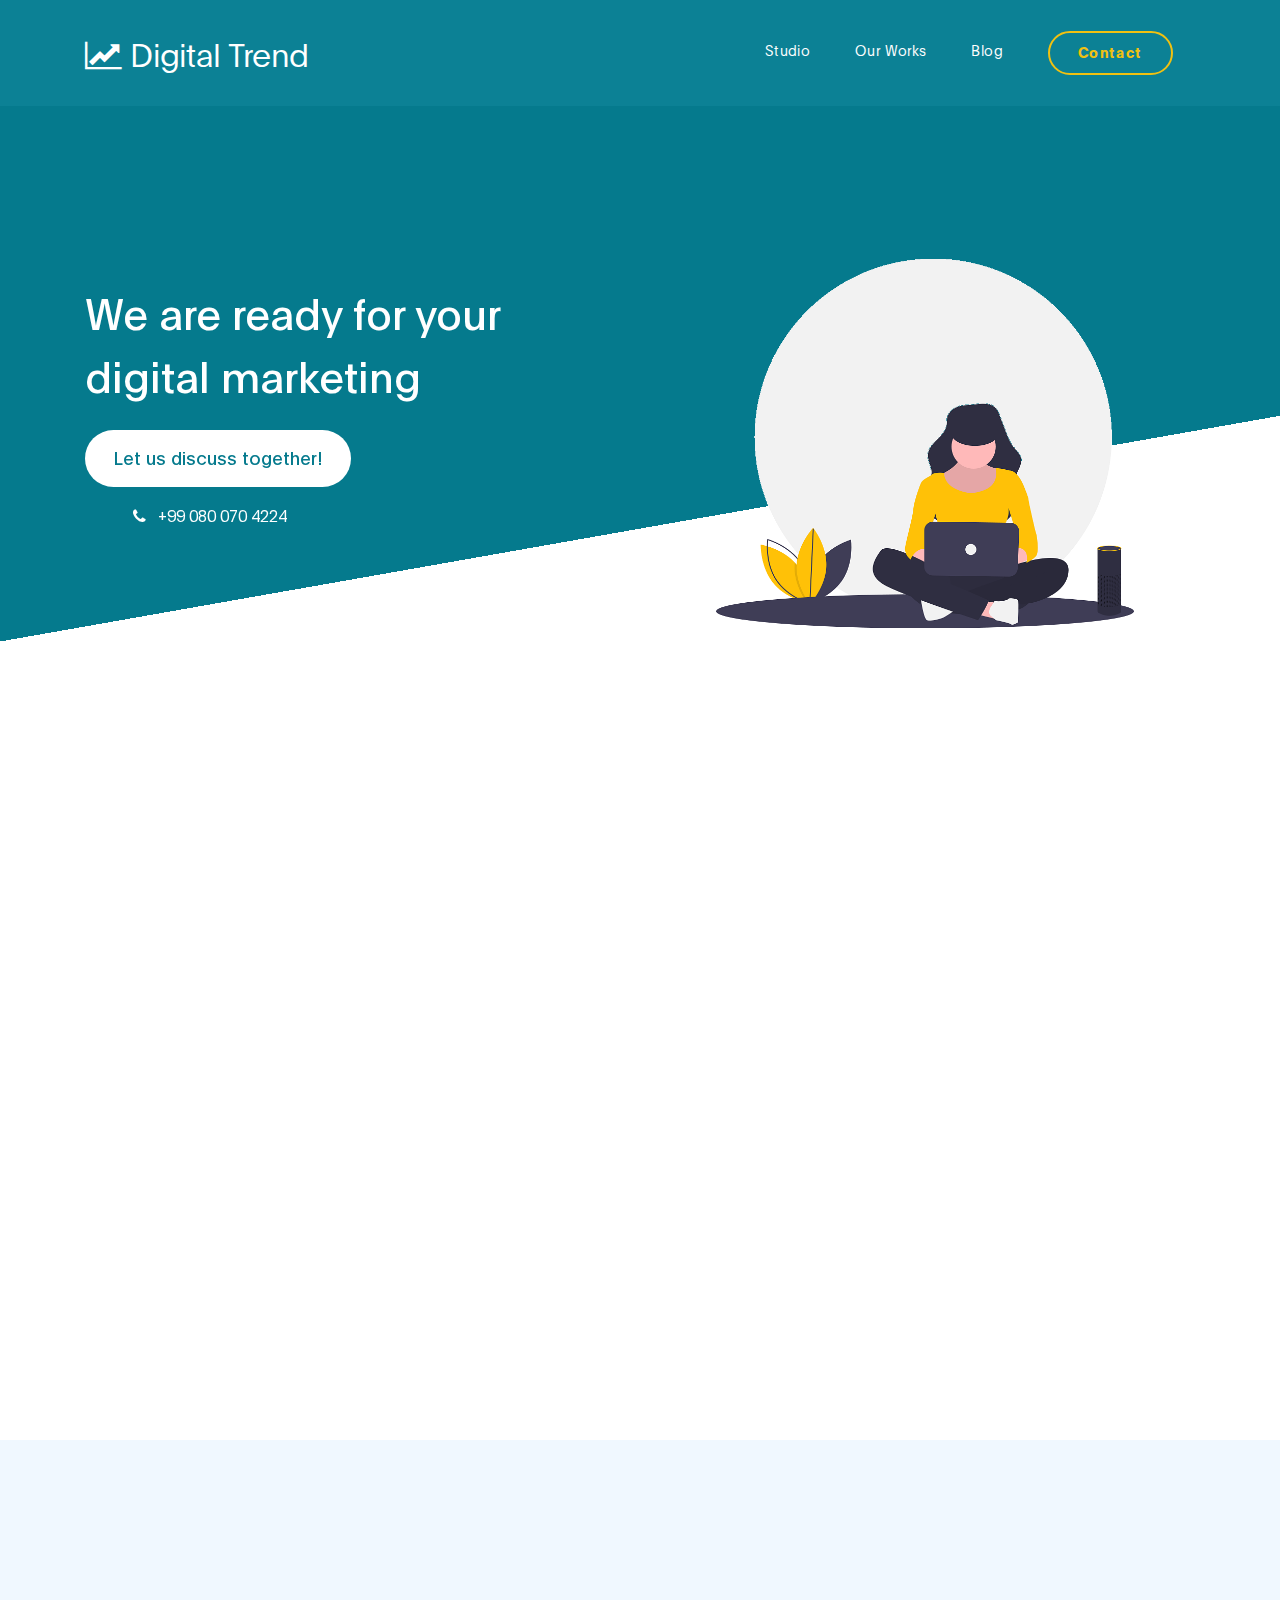
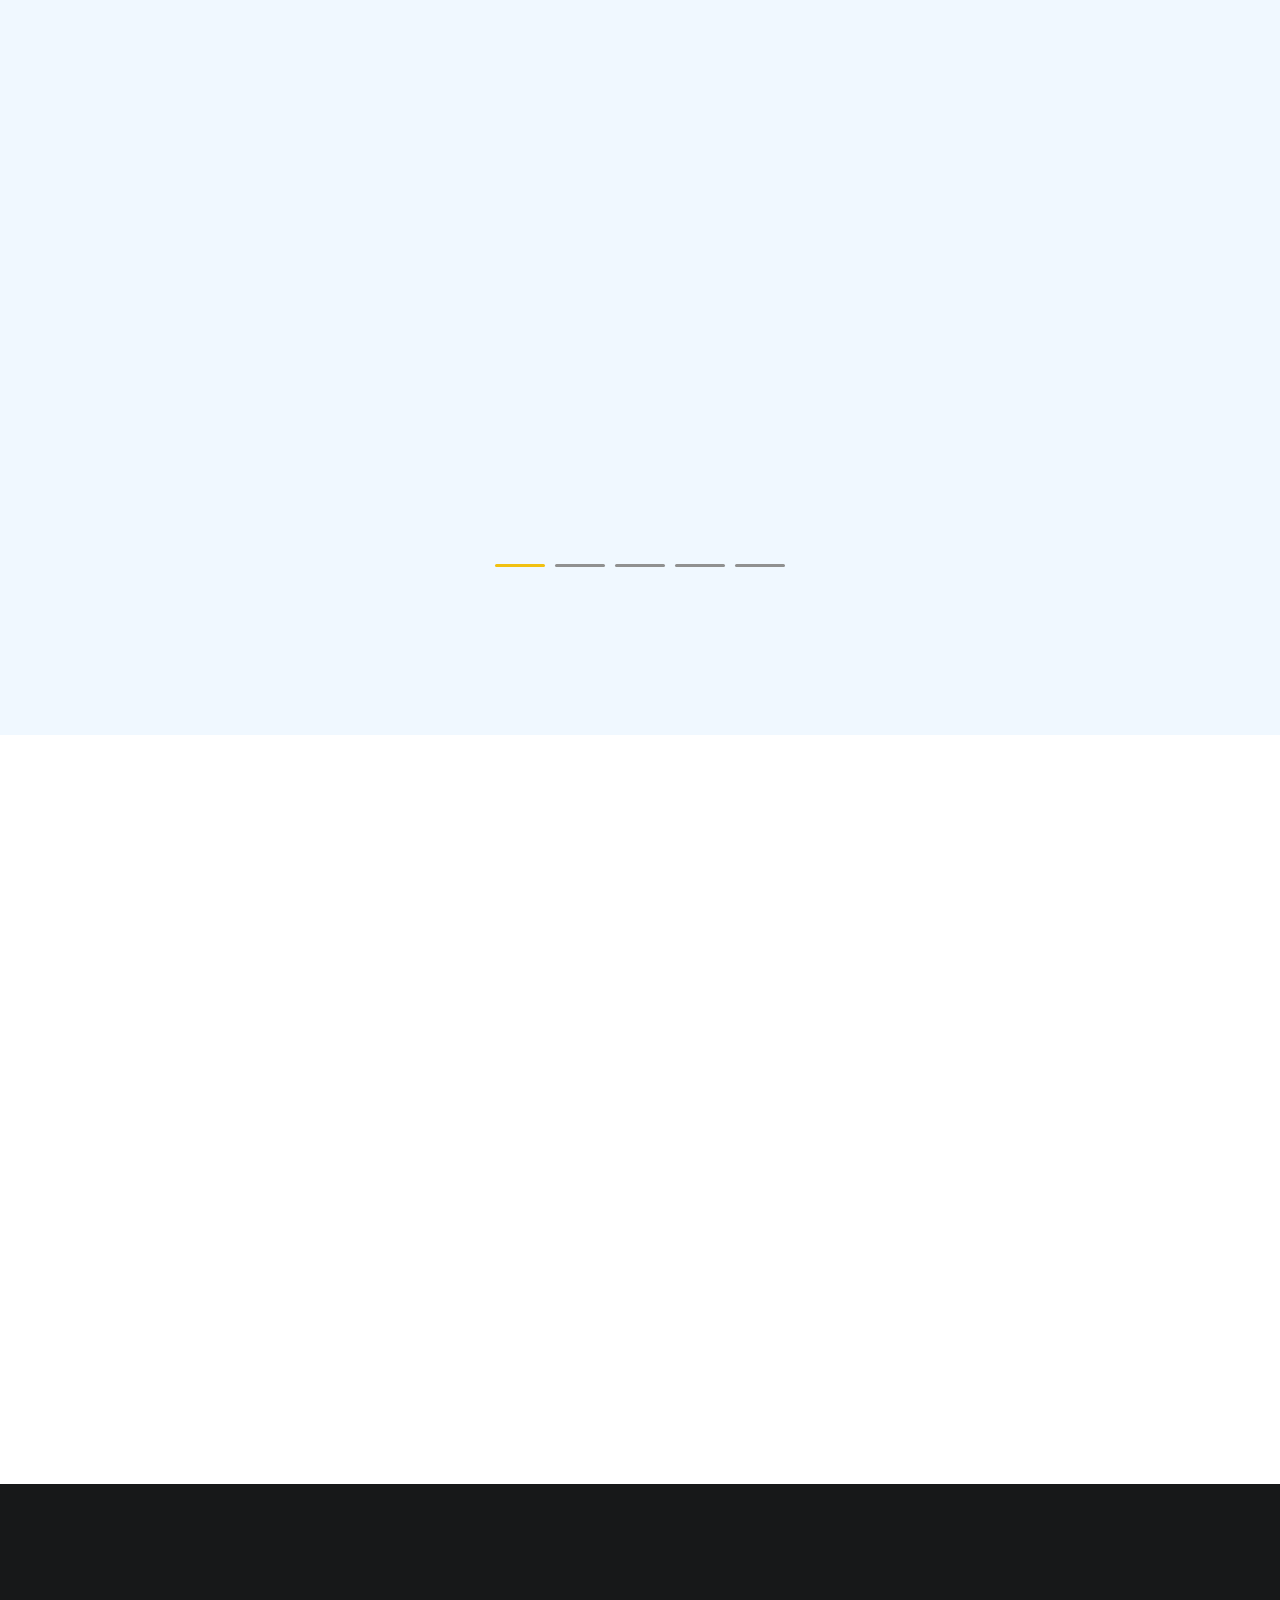
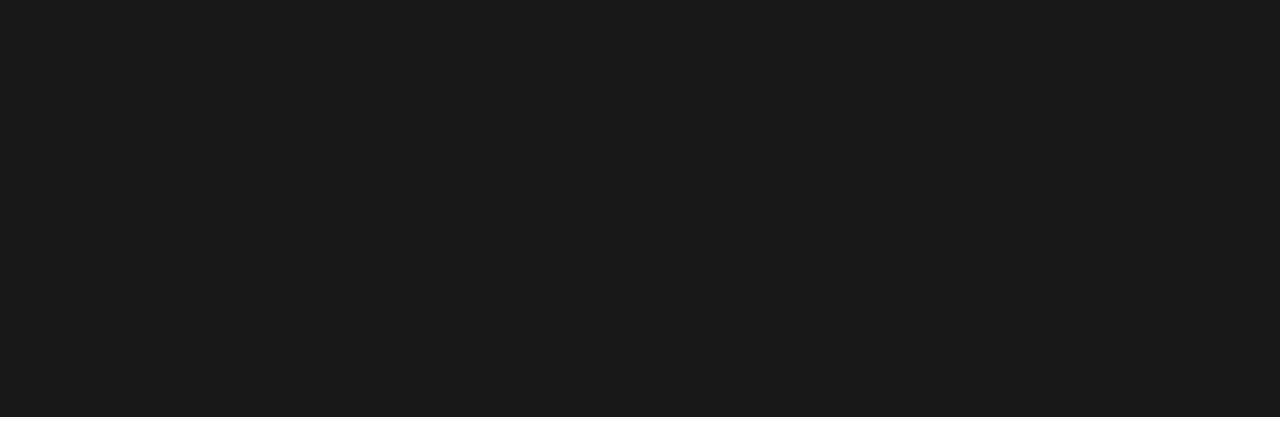
<file: Info101 Activities/Stealing CSS/index.html>
<!DOCTYPE html>
<html lang="en">
<head>

     <title>Digital Trend HTML Template</title>
<!--

DIGITAL TREND

https://templatemo.com/tm-538-digital-trend

-->
     <meta charset="UTF-8">
     <meta http-equiv="X-UA-Compatible" content="IE=Edge">
     <meta name="description" content="">
     <meta name="keywords" content="">
     <meta name="author" content="">
     <meta name="viewport" content="width=device-width, initial-scale=1, maximum-scale=1">

     <link rel="stylesheet" href="css/bootstrap.min.css">
     <link rel="stylesheet" href="css/font-awesome.min.css">
     <link rel="stylesheet" href="css/aos.css">
     <link rel="stylesheet" href="css/owl.carousel.min.css">
     <link rel="stylesheet" href="css/owl.theme.default.min.css">

     <!-- MAIN CSS -->
     <link rel="stylesheet" href="css/templatemo-digital-trend.css">

</head>
<body>

     <!-- MENU BAR -->
    <nav class="navbar navbar-expand-lg">
        <div class="container">
            <a class="navbar-brand" href="index.html">
              <i class="fa fa-line-chart"></i>
              Digital Trend
            </a>

            <button class="navbar-toggler" type="button" data-toggle="collapse" data-target="#navbarNav" aria-controls="navbarNav" aria-expanded="false"
                aria-label="Toggle navigation">
                <span class="navbar-toggler-icon"></span>
            </button>

            <div class="collapse navbar-collapse" id="navbarNav">
                <ul class="navbar-nav ml-auto">
                    <li class="nav-item">
                        <a href="#about" class="nav-link smoothScroll">Studio</a>
                    </li>
                    <li class="nav-item">
                        <a href="#project" class="nav-link smoothScroll">Our Works</a>
                    </li>
                    <li class="nav-item">
                        <a href="blog.html" class="nav-link">Blog</a>
                    </li>
                    <li class="nav-item">
                        <a href="contact.html" class="nav-link contact">Contact</a>
                    </li>
                </ul>
            </div>
        </div>
    </nav>


     <!-- HERO -->
     <section class="hero hero-bg d-flex justify-content-center align-items-center">
               <div class="container">
                    <div class="row">

                        <div class="col-lg-6 col-md-10 col-12 d-flex flex-column justify-content-center align-items-center">
                              <div class="hero-text">

                                   <h1 class="text-white" data-aos="fade-up">We are ready for your digital marketing</h1>

                                   <a href="contact.html" class="custom-btn btn-bg btn mt-3" data-aos="fade-up" data-aos-delay="100">Let us discuss together!</a>

                                   <strong class="d-block py-3 pl-5 text-white" data-aos="fade-up" data-aos-delay="200"><i class="fa fa-phone mr-2"></i> +99 080 070 4224</strong>
                              </div>
                        </div>

                        <div class="col-lg-6 col-12">
                          <div class="hero-image" data-aos="fade-up" data-aos-delay="300">

                            <img src="images/working-girl.png" class="img-fluid" alt="working girl">
                          </div>
                        </div>

                    </div>
               </div>
     </section>


     <!-- ABOUT -->
     <section class="about section-padding pb-0" id="about">
          <div class="container">
               <div class="row">

                    <div class="col-lg-7 mx-auto col-md-10 col-12">
                         <div class="about-info">

                              <h2 class="mb-4" data-aos="fade-up">the best <strong>Digital Marketing agency</strong> in Rio de Janeiro</h2>

                              <p class="mb-0" data-aos="fade-up">Total 5 HTML pages are included in this template from TemplateMo website. Please check 2 <a href="blog.html">blog</a> pages, <a href="project-detail.html">project</a> page, and <a href="contact.html">contact</a> page. 
                              <br><br>You are <strong>allowed</strong> to use this template for commercial or non-commercial purpose. You are NOT allowed to redistribute the template ZIP file on template collection websites.</p>
                         </div>

                         <div class="about-image" data-aos="fade-up" data-aos-delay="200">

                          <img src="images/office.png" class="img-fluid" alt="office">
                        </div>
                    </div>

               </div>
          </div>
     </section>


     <!-- PROJECT -->
     <section class="project section-padding" id="project">
          <div class="container-fluid">
               <div class="row">

                    <div class="col-lg-12 col-12">

                        <h2 class="mb-5 text-center" data-aos="fade-up">
                            Please take a look through our
                            <strong>featured Digital Trends</strong>
                        </h2>

                         <div class="owl-carousel owl-theme" id="project-slide">
                              <div class="item project-wrapper" data-aos="fade-up" data-aos-delay="100">
                                   <img src="images/project/project-image01.jpg" class="img-fluid" alt="project image">

                                   <div class="project-info">
                                        <small>Marketing</small>

                                        <h3>
                                             <a href="project-detail.html">
                                                  <span>Sweet Go Agency</span>
                                                  <i class="fa fa-angle-right project-icon"></i>
                                             </a>
                                        </h3>
                                   </div>
                              </div>

                              <div class="item project-wrapper" data-aos="fade-up">
                                   <img src="images/project/project-image02.jpg" class="img-fluid" alt="project image">

                                   <div class="project-info">
                                        <small>Website</small>

                                        <h3>
                                             <a href="project-detail.html">
                                                  <span>Smart Ladies</span>
                                                  <i class="fa fa-angle-right project-icon"></i>
                                             </a>
                                        </h3>
                                   </div>
                              </div>

                              <div class="item project-wrapper" data-aos="fade-up">
                                   <img src="images/project/project-image03.jpg" class="img-fluid" alt="project image">

                                   <div class="project-info">
                                        <small>Branding</small>

                                        <h3>
                                             <a href="project-detail.html">
                                                  <span>Shoes factory</span>
                                                  <i class="fa fa-angle-right project-icon"></i>
                                             </a>
                                        </h3>
                                   </div>
                              </div>

                              <div class="item project-wrapper" data-aos="fade-up">
                                   <img src="images/project/project-image04.jpg" class="img-fluid" alt="project image">

                                   <div class="project-info">
                                        <small>Social Media</small>

                                        <h3>
                                             <a href="project-detail.html">
                                                  <span>Race Bicycle</span>
                                                  <i class="fa fa-angle-right project-icon"></i>
                                             </a>
                                        </h3>
                                   </div>
                              </div>

                              <div class="item project-wrapper" data-aos="fade-up">
                                   <img src="images/project/project-image05.jpg" class="img-fluid" alt="project image">

                                   <div class="project-info">
                                        <small>Video</small>

                                        <h3>
                                             <a href="project-detail.html">
                                                  <span>Ultimate HealthCare</span>
                                                  <i class="fa fa-angle-right project-icon"></i>
                                             </a>
                                        </h3>
                                   </div>
                              </div>
                         </div>
                    </div>

               </div>
          </div>
     </section>


     <!-- TESTIMONIAL -->
     <section class="testimonial section-padding">
          <div class="container">
               <div class="row">

                    <div class="col-lg-6 col-md-5 col-12">
                        <div class="contact-image" data-aos="fade-up">

                          <img src="images/female-avatar.png" class="img-fluid" alt="website">
                        </div>
                    </div>

                    <div class="col-lg-6 col-md-7 col-12">
                      <h4 class="my-5 pt-3" data-aos="fade-up" data-aos-delay="100">Client Testimonials</h4>

                      <div class="quote" data-aos="fade-up" data-aos-delay="200"></div>

                      <h2 class="mb-4" data-aos="fade-up" data-aos-delay="300">Lorem ipsum Sed eiusmod esse aliqua sed incididunt aliqua incididunt mollit id et sit proident dolor nulla sed commodo.</h2>

                      <p data-aos="fade-up" data-aos-delay="400">
                        <strong>Mary Zoe</strong>

                        <span class="mx-1">/</span>

                        <small>Digital Agency (CEO)</small>
                      </p>
                    </div>

               </div>
          </div>
     </section>


    <footer class="site-footer">
      <div class="container">
        <div class="row">

          <div class="col-lg-5 mx-lg-auto col-md-8 col-10">
            <h1 class="text-white" data-aos="fade-up" data-aos-delay="100">We make creative <strong>brands</strong> only.</h1>
          </div>

          <div class="col-lg-3 col-md-6 col-12" data-aos="fade-up" data-aos-delay="200">
            <h4 class="my-4">Contact Info</h4>

            <p class="mb-1">
              <i class="fa fa-phone mr-2 footer-icon"></i> 
              +99 080 070 4224
            </p>

            <p>
              <a href="#">
                <i class="fa fa-envelope mr-2 footer-icon"></i>
                hello@company.com
              </a>
            </p>
          </div>

          <div class="col-lg-3 col-md-6 col-12" data-aos="fade-up" data-aos-delay="300">
            <h4 class="my-4">Our Studio</h4>

            <p class="mb-1">
              <i class="fa fa-home mr-2 footer-icon"></i> 
              Av. Lúcio Costa - Barra da Tijuca, Rio de Janeiro - RJ, Brazil
            </p>
          </div>

          <div class="col-lg-4 mx-lg-auto text-center col-md-8 col-12" data-aos="fade-up" data-aos-delay="400">
            <p class="copyright-text">Copyright &copy; 2020 Your Company
            <br>
            <a rel="nofollow noopener" href="https://templatemo.com">Design: TemplateMo</a></p>
          </div>

          <div class="col-lg-4 mx-lg-auto col-md-6 col-12" data-aos="fade-up" data-aos-delay="500">
            
            <ul class="footer-link">
              <li><a href="#">Stories</a></li>
              <li><a href="#">Work with us</a></li>
              <li><a href="#">Privacy</a></li>
            </ul>
          </div>

          <div class="col-lg-3 mx-lg-auto col-md-6 col-12" data-aos="fade-up" data-aos-delay="600">
            <ul class="social-icon">
              <li><a href="#" class="fa fa-instagram"></a></li>
              <li><a href="#" class="fa fa-twitter"></a></li>
              <li><a href="#" class="fa fa-dribbble"></a></li>
              <li><a href="#" class="fa fa-behance"></a></li>
            </ul>
          </div>

        </div>
      </div>
    </footer>


     <!-- SCRIPTS -->
     <script src="js/jquery.min.js"></script>
     <script src="js/bootstrap.min.js"></script>
     <script src="js/aos.js"></script>
     <script src="js/owl.carousel.min.js"></script>
     <script src="js/smoothscroll.js"></script>
     <script src="js/custom.js"></script>

</body>
</html>
</file>
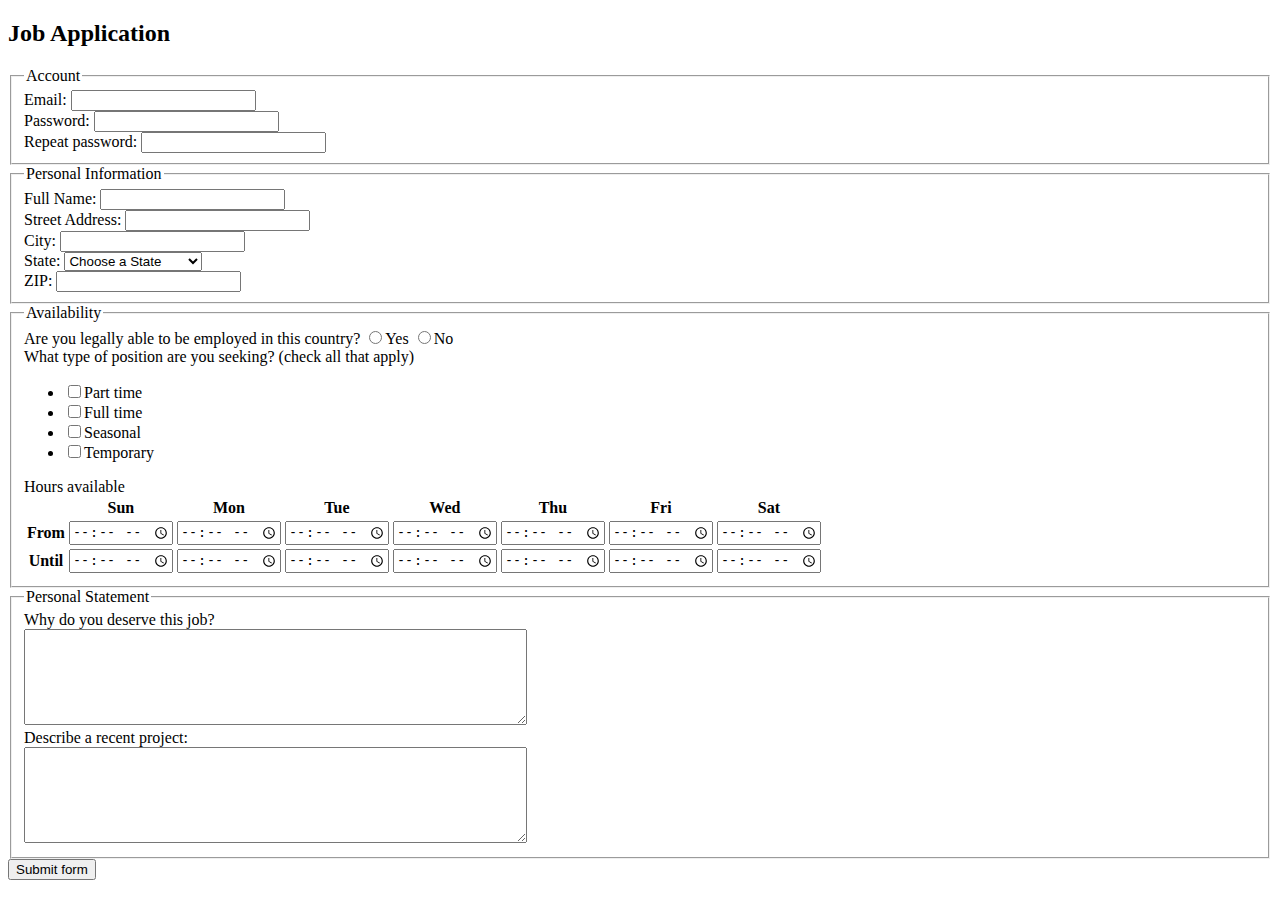
<file: Info101 Activities/Intro to CSS/forms.html>
<!DOCTYPE html>
<html>
<head>
	<meta charset="utf-8">
	<title>Job Application</title>
</head>
<body>

<h2>Job Application</h2>

<form action="http://gclass.alexburner.com/formtest.php" method="post">

	<fieldset>
		<legend>Account</legend>
		<div class="field">
			<label>Email:</label> 
			<input type="text" name="email">
		</div>
		<div class="field">
			<label>Password:</label> 
			<input type="password" name="password">
		</div>
		<div class="field">
			<label>Repeat password:</label> 
			<input type="password" name="password_r">
		</div>
	</fieldset>

	<fieldset>
		<legend>Personal Information</legend>
		<div class="field">
			<label>Full Name:</label> 
			<input type="text" name="name">
		</div>
		<div class="field">
			<label>Street Address:</label> 
			<input type="text" name="street">
		</div>
		<div class="field">
			<label>City:</label> 
			<input type="text" name="city">
		</div>
		<div class="field">
			<label>State:</label> 
			<select name="state">
				<option value="" selected="true">Choose a State</option>
				<option value="AL">Alabama</option>
				<option value="AK">Alaska</option>
				<option value="AZ">Arizona</option>
				<option value="AR">Arkansas</option>
				<option value="CA">California</option>
				<option value="CO">Colorado</option>
				<option value="CT">Connecticut</option>
				<option value="DE">Delaware</option>
				<option value="DC">District of Columbia</option>
				<option value="FL">Florida</option>
				<option value="GA">Georgia</option>
				<option value="HI">Hawaii</option>
				<option value="ID">Idaho</option>
				<option value="IL">Illinois</option>
				<option value="IN">Indiana</option>
				<option value="IA">Iowa</option>
				<option value="KS">Kansas</option>
				<option value="KY">Kentucky</option>
				<option value="LA">Louisiana</option>
				<option value="ME">Maine</option>
				<option value="MD">Maryland</option>
				<option value="MA">Massachusetts</option>
				<option value="MI">Michigan</option>
				<option value="MN">Minnesota</option>
				<option value="MS">Mississippi</option>
				<option value="MO">Missouri</option>
				<option value="MT">Montana</option>
				<option value="NE">Nebraska</option>
				<option value="NV">Nevada</option>
				<option value="NH">New Hampshire</option>
				<option value="NJ">New Jersey</option>
				<option value="NM">New Mexico</option>
				<option value="NY">New York</option>
				<option value="NC">North Carolina</option>
				<option value="ND">North Dakota</option>
				<option value="OH">Ohio</option>
				<option value="OK">Oklahoma</option>
				<option value="OR">Oregon</option>
				<option value="PA">Pennsylvania</option>
				<option value="RI">Rhode Island</option>
				<option value="SC">South Carolina</option>
				<option value="SD">South Dakota</option>
				<option value="TN">Tennessee</option>
				<option value="TX">Texas</option>
				<option value="UT">Utah</option>
				<option value="VT">Vermont</option>
				<option value="VA">Virginia</option>
				<option value="WA">Washington</option>
				<option value="WV">West Virginia</option>
				<option value="WI">Wisconsin</option>
				<option value="WY">Wyoming</option>
			</select>
		</div>
		<div class="field">
			<label>ZIP:</label> 
			<input type="text" name="zip">
		</div>
	</fieldset>

	<fieldset>
		<legend>Availability</legend>
		<div class="field">
			<label>Are you legally able to be employed in this country?</label> 
			<input type="radio" name="legal" value="yes">Yes
			<input type="radio" name="legal" value="no">No
		</div>
		<div class="field">
			<label>What type of position are you seeking? (check all that apply)</label>
			<ul>
				<li><input type="checkbox" name="position_pt" value="parttime">Part time</li>
				<li><input type="checkbox" name="position_ft" value="fulltime">Full time</li>
				<li><input type="checkbox" name="position_sl" value="seasonal">Seasonal</li>
				<li><input type="checkbox" name="position_tp" value="temporary">Temporary</li>
			</ul>
		</div>
		<div class="field">
			<label>Hours available</label>
			<table>
				<tr>
					<td></td>
					<th>Sun</th>
					<th>Mon</th>
					<th>Tue</th>
					<th>Wed</th>
					<th>Thu</th>
					<th>Fri</th>
					<th>Sat</th>
				</tr>
				<tr>
					<th>From</th>
					<td><input type="time" size="5" name="su_from"></td>
					<td><input type="time" size="5" name="mo_from"></td>
					<td><input type="time" size="5" name="tu_from"></td>
					<td><input type="time" size="5" name="we_from"></td>
					<td><input type="time" size="5" name="th_from"></td>
					<td><input type="time" size="5" name="fr_from"></td>
					<td><input type="time" size="5" name="sa_from"></td>
				</tr>
				<tr>
					<th>Until</th>
					<td><input type="time" size="5" name="su_until"></td>
					<td><input type="time" size="5" name="mo_until"></td>
					<td><input type="time" size="5" name="tu_until"></td>
					<td><input type="time" size="5" name="we_until"></td>
					<td><input type="time" size="5" name="th_until"></td>
					<td><input type="time" size="5" name="fr_until"></td>
					<td><input type="time" size="5" name="sa_until"></td>
				</tr>
			</table>
		</div>
	</fieldset>

	<fieldset>
		<legend>Personal Statement</legend>
		<div class="field">
			<label>Why do you deserve this job?</label><br>
			<textarea name="deserve" rows="6" cols="60"></textarea>
		</div>
		<div class="field">
			<label>Describe a recent project:</label><br>
			<textarea name="project" rows="6" cols="60"></textarea>
		</div>
	</fieldset>

	<input type="submit" value="Submit form">

</form>
</body>
</html>
</file>
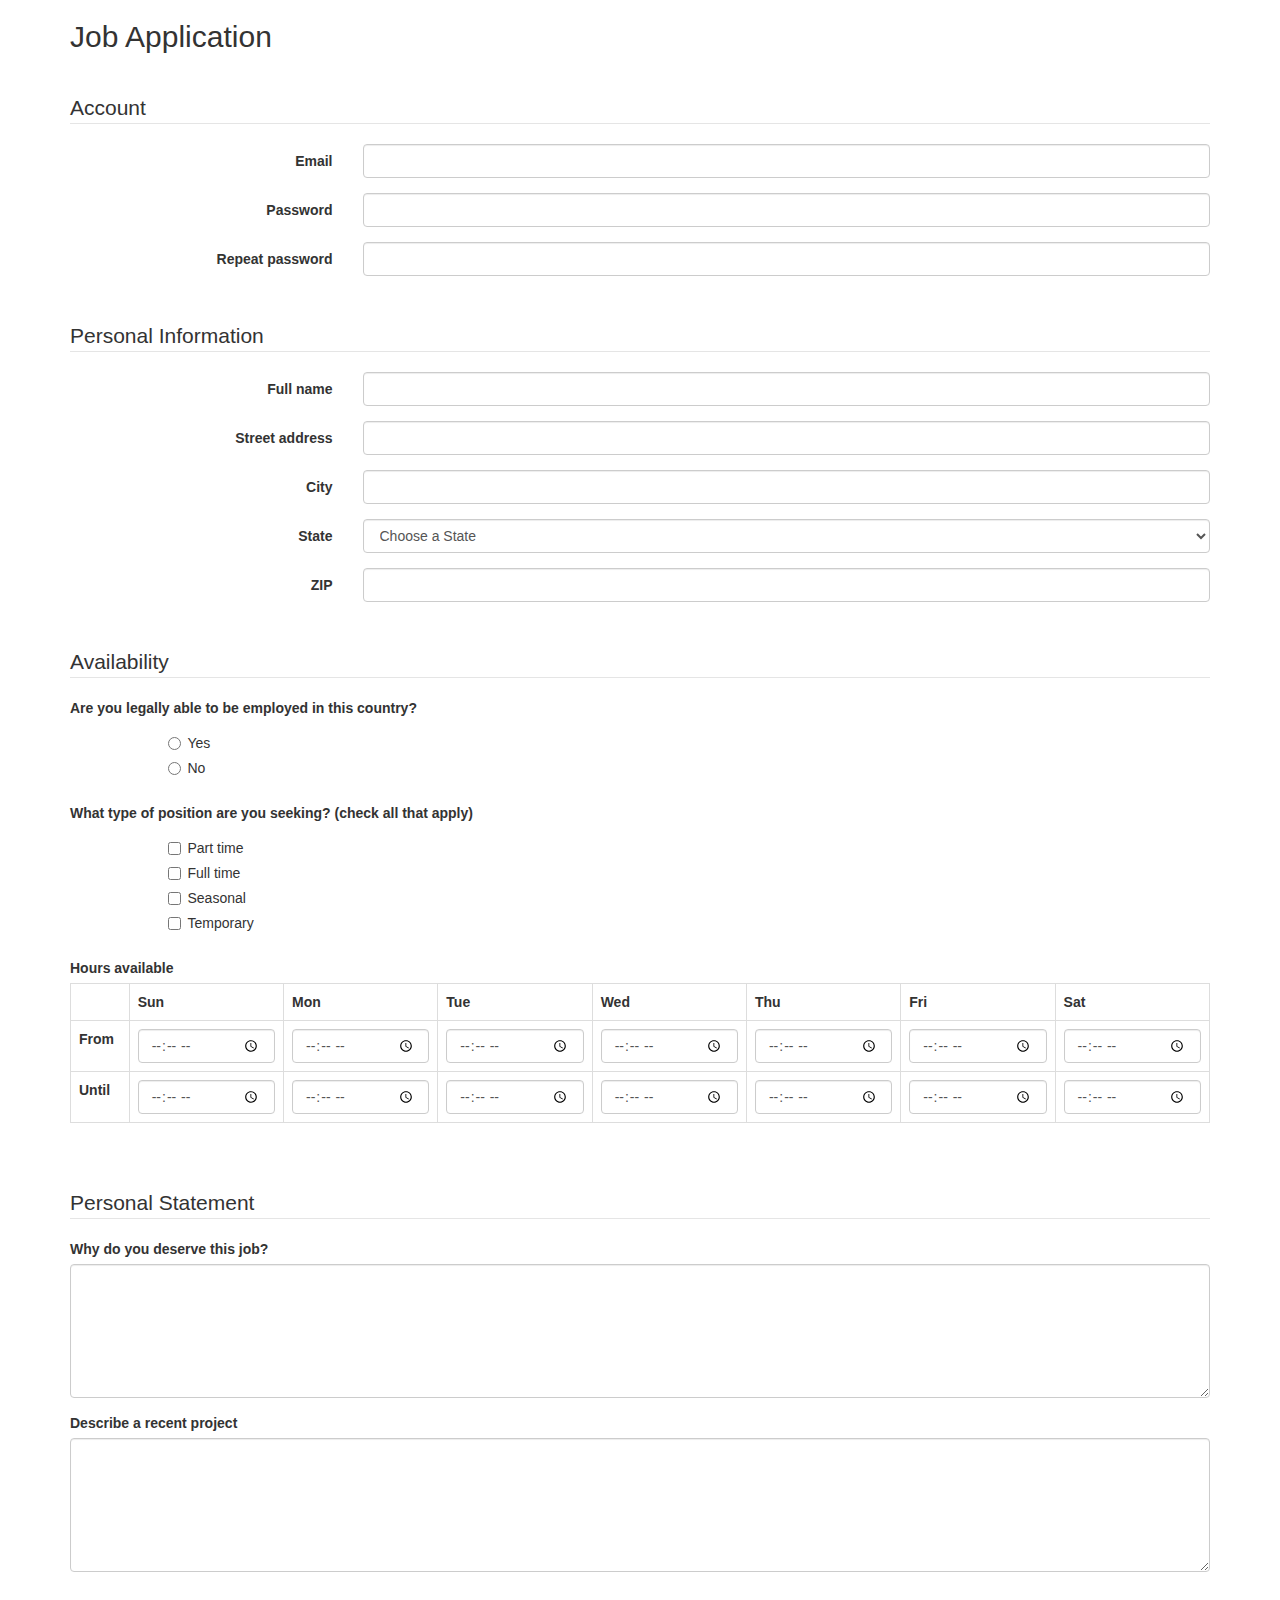
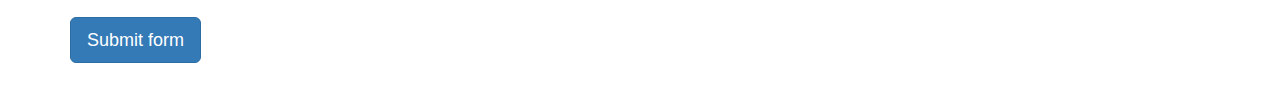
<file: Info101 Activities/Intro to CSS/forms_pretty.html>
<!DOCTYPE html>
<html>
<head>
	<meta charset="utf-8">
	<meta name="viewport" content="width=device-width, initial-scale=1.0">
	<title>Job Application</title>
	<link href="http://netdna.bootstrapcdn.com/bootstrap/3.0.0/css/bootstrap.min.css" rel="stylesheet">
</head>
<body>
<div class="container">

<h2>Job Application</h2>
<p>&nbsp;</p>

<form role="form" action="http://gclass.alexburner.com/formtest.php" method="post">

	<fieldset class="form-horizontal" >
		<legend>Account</legend>
		<div class="form-group">
			<label class="col-sm-3 control-label">Email</label>
			<div class="col-sm-9">
				<input class="form-control" type="text" name="email">
			</div>
		</div>
		<div class="form-group">
			<label class="col-sm-3 control-label">Password</label>
			<div class="col-sm-9">
				<input class="form-control" type="password" name="password">
			</div>
		</div>
		<div class="form-group">
			<label class="col-sm-3 control-label">Repeat password</label>
			<div class="col-sm-9">
				<input class="form-control" type="password" name="repeat_password">
			</div>
		</div>
	</fieldset>

	<p>&nbsp;</p>

	<fieldset class="form-horizontal" >
		<legend>Personal Information</legend>
		<div class="form-group">
			<label class="col-sm-3 control-label">Full name</label>
			<div class="col-sm-9">
				<input class="form-control" type="text" name="name">
			</div>
		</div>
		<div class="form-group">
			<label class="col-sm-3 control-label">Street address</label>
			<div class="col-sm-9">
				<input class="form-control" type="text" name="street">
			</div>
		</div>
		<div class="form-group">
			<label class="col-sm-3 control-label">City</label>
			<div class="col-sm-9">
				<input class="form-control" type="text" name="city">
			</div>
		</div>
		<div class="form-group">
			<label class="col-sm-3 control-label">State</label>
			<div class="col-sm-9">
				<select class="form-control" name="state">
					<option value="" selected="true">Choose a State</option>
					<option value="AL">Alabama</option>
					<option value="AK">Alaska</option>
					<option value="AZ">Arizona</option>
					<option value="AR">Arkansas</option>
					<option value="CA">California</option>
					<option value="CO">Colorado</option>
					<option value="CT">Connecticut</option>
					<option value="DE">Delaware</option>
					<option value="DC">District of Columbia</option>
					<option value="FL">Florida</option>
					<option value="GA">Georgia</option>
					<option value="HI">Hawaii</option>
					<option value="ID">Idaho</option>
					<option value="IL">Illinois</option>
					<option value="IN">Indiana</option>
					<option value="IA">Iowa</option>
					<option value="KS">Kansas</option>
					<option value="KY">Kentucky</option>
					<option value="LA">Louisiana</option>
					<option value="ME">Maine</option>
					<option value="MD">Maryland</option>
					<option value="MA">Massachusetts</option>
					<option value="MI">Michigan</option>
					<option value="MN">Minnesota</option>
					<option value="MS">Mississippi</option>
					<option value="MO">Missouri</option>
					<option value="MT">Montana</option>
					<option value="NE">Nebraska</option>
					<option value="NV">Nevada</option>
					<option value="NH">New Hampshire</option>
					<option value="NJ">New Jersey</option>
					<option value="NM">New Mexico</option>
					<option value="NY">New York</option>
					<option value="NC">North Carolina</option>
					<option value="ND">North Dakota</option>
					<option value="OH">Ohio</option>
					<option value="OK">Oklahoma</option>
					<option value="OR">Oregon</option>
					<option value="PA">Pennsylvania</option>
					<option value="RI">Rhode Island</option>
					<option value="SC">South Carolina</option>
					<option value="SD">South Dakota</option>
					<option value="TN">Tennessee</option>
					<option value="TX">Texas</option>
					<option value="UT">Utah</option>
					<option value="VT">Vermont</option>
					<option value="VA">Virginia</option>
					<option value="WA">Washington</option>
					<option value="WV">West Virginia</option>
					<option value="WI">Wisconsin</option>
					<option value="WY">Wyoming</option>
				</select>
			</div>
		</div>
		<div class="form-group">
			<label class="col-sm-3 control-label">ZIP</label>
			<div class="col-sm-9">
				<input class="form-control" type="text" name="zip">
			</div>
		</div>
	</fieldset>

	<p>&nbsp;</p>

	<fieldset>
		<legend>Availability</legend>
		<div class="form-group row">
			<label class="col-sm-12 control-label">Are you legally able to be employed in this country?</label>
			<div class="col-sm-offset-1 col-sm-11">
				<div class="radio">
					<label>
						<input type="radio" name="legal" value="yes">Yes
					</label>
				</div>
				<div class="radio">
					<label>
						<input type="radio" name="legal" value="no">No
					</label>
				</div>
			</div>
		</div>
		<div class="form-group row">
			<label class="col-sm-12 control-label">What type of position are you seeking? (check all that apply)</label>
			<div class="col-sm-offset-1 col-sm-11">
				<div class="checkbox">
					<label>
						<input type="checkbox" name="position_pt" value="parttime">
						Part time
					</label>
				</div>
				<div class="checkbox">
					<label>
						<input type="checkbox" name="position_ft" value="fulltime">
						Full time
					</label>
				</div>
				<div class="checkbox">
					<label>
						<input type="checkbox" name="position_sl" value="seasonal">
						Seasonal
					</label>
				</div>
				<div class="checkbox">
					<label>
						<input type="checkbox" name="position_tp" value="temporary">
						Temporary
					</label>
				</div>
			</div>
		</div>
		<div class="form-group row">
			<label class="col-sm-12 control-label">Hours available</label>
			<div class="col-sm-12">
				<table class="table table-bordered">
					<tr>
						<td></td>
						<th>Sun</th>
						<th>Mon</th>
						<th>Tue</th>
						<th>Wed</th>
						<th>Thu</th>
						<th>Fri</th>
						<th>Sat</th>
					</tr>
					<tr>
						<th>From</th>
						<td><input class="form-control" type="time" name="su_from"></td>
						<td><input class="form-control" type="time" name="mo_from"></td>
						<td><input class="form-control" type="time" name="tu_from"></td>
						<td><input class="form-control" type="time" name="we_from"></td>
						<td><input class="form-control" type="time" name="th_from"></td>
						<td><input class="form-control" type="time" name="fr_from"></td>
						<td><input class="form-control" type="time" name="sa_from"></td>
					</tr>
					<tr>
						<th>Until</th>
						<td><input class="form-control" type="time" name="su_until"></td>
						<td><input class="form-control" type="time" name="mo_until"></td>
						<td><input class="form-control" type="time" name="tu_until"></td>
						<td><input class="form-control" type="time" name="we_until"></td>
						<td><input class="form-control" type="time" name="th_until"></td>
						<td><input class="form-control" type="time" name="fr_until"></td>
						<td><input class="form-control" type="time" name="sa_until"></td>
					</tr>
				</table>
			</div>
		</div>
	</fieldset>

	<p>&nbsp;</p>

	<fieldset>
		<legend>Personal Statement</legend>
		<div class="form-group">
			<label class="control-label">Why do you deserve this job?</label>
			<textarea class="form-control" name="deserve" rows="6"></textarea>
		</div>
		<div class="form-group">
			<label class="control-label">Describe a recent project</label>
			<textarea class="form-control" name="project" rows="6"></textarea>
		</div>
	</fieldset>

	<p>&nbsp;</p>

	<input class="btn btn-primary btn-lg" type="submit" value="Submit form">

	<p>&nbsp;</p>

</form>
</div><!-- close .container -->
</body>
</html>
</file>
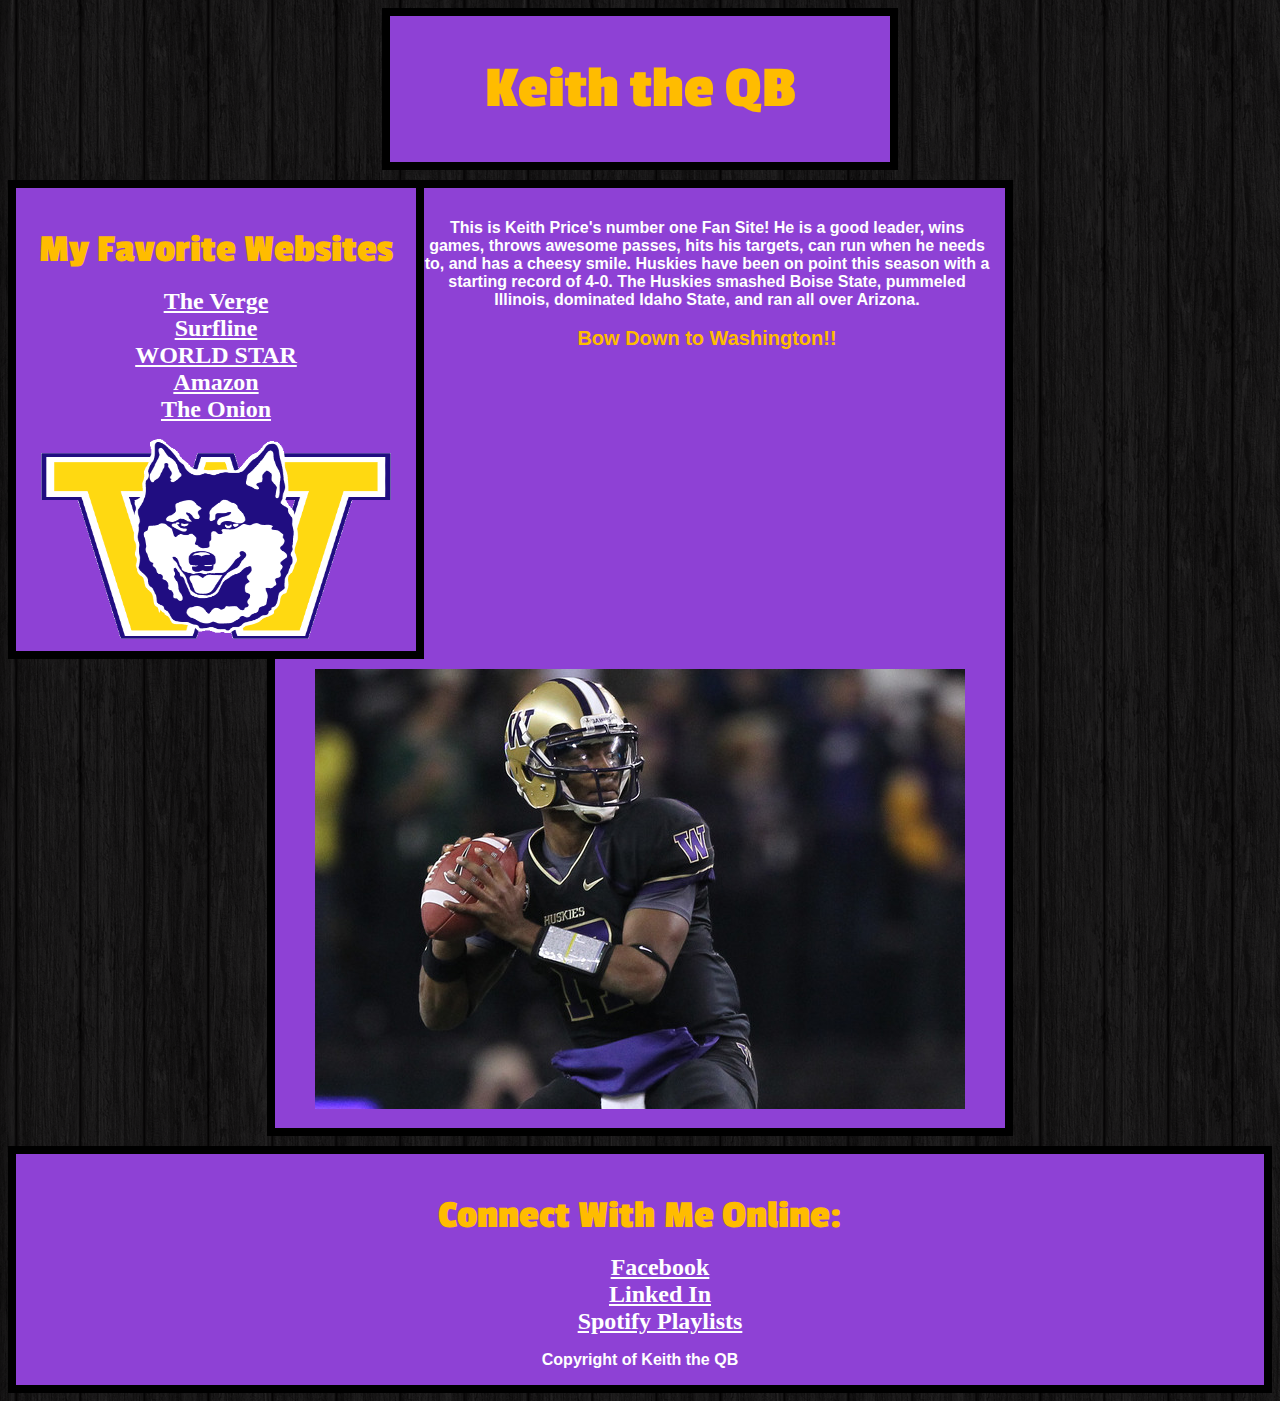
<file: Info101 Activities/Intro to CSS/introToCss.html>
<!DOCTYPE html>
	<head> 
		<title> Keith the QB  </title>
		<link rel="stylesheet" type="text/css" href="test.css" />
		<link href='http://fonts.googleapis.com/css?family=Passion+One' rel='stylesheet' type='text/css'>
	</head>

	<body>
		<div id = "Header">
			<h1> Keith the QB </h1>
		</div>
		
		<div id = "LeftNav">
			<h3> My Favorite Websites </h3>
			<ul>
				<li><a href="https://www.theverge.com">The Verge</a></li>
				<li><a href="https://www.surfline.com">Surfline</a></li>
				<li><a href="https://www.worldstarhiphop">WORLD STAR</a></li>
				<li><a href="https://www.amazon.com">Amazon</a></li>
				<li><a href="https://www.theonion.com">The Onion</a></li>
			</ul>
			<img src="icon.gif" width="350px" height="200px">
		</div>
		
		<div id = "Content">
			<p> This is Keith Price's number one Fan Site! He is a good leader, wins games, throws awesome passes, hits his targets, can run when he needs to, and has a cheesy smile. Huskies have been on point this season with a starting record of 4-0. The Huskies smashed Boise State, pummeled Illinois, dominated Idaho State, and ran all over Arizona. <br /><br /> <span id="bow">Bow Down to Washington!!</span></p>
			<img src="price.jpg">
		</div>
		
		<div id = "Footer">
			<h3>Connect With Me Online:</h3>
			<ul>
				<li><a href="https://www.Facebook.com">Facebook</a></li>
				<li><a href="https://www.Linkedin.com">Linked In</a></li>
				<li><a href="https://www.Spotify.com">Spotify Playlists</a></li>
			</ul>
			<p>Copyright of Keith the QB</p>
		</div>

	</body>

</html>
</file>
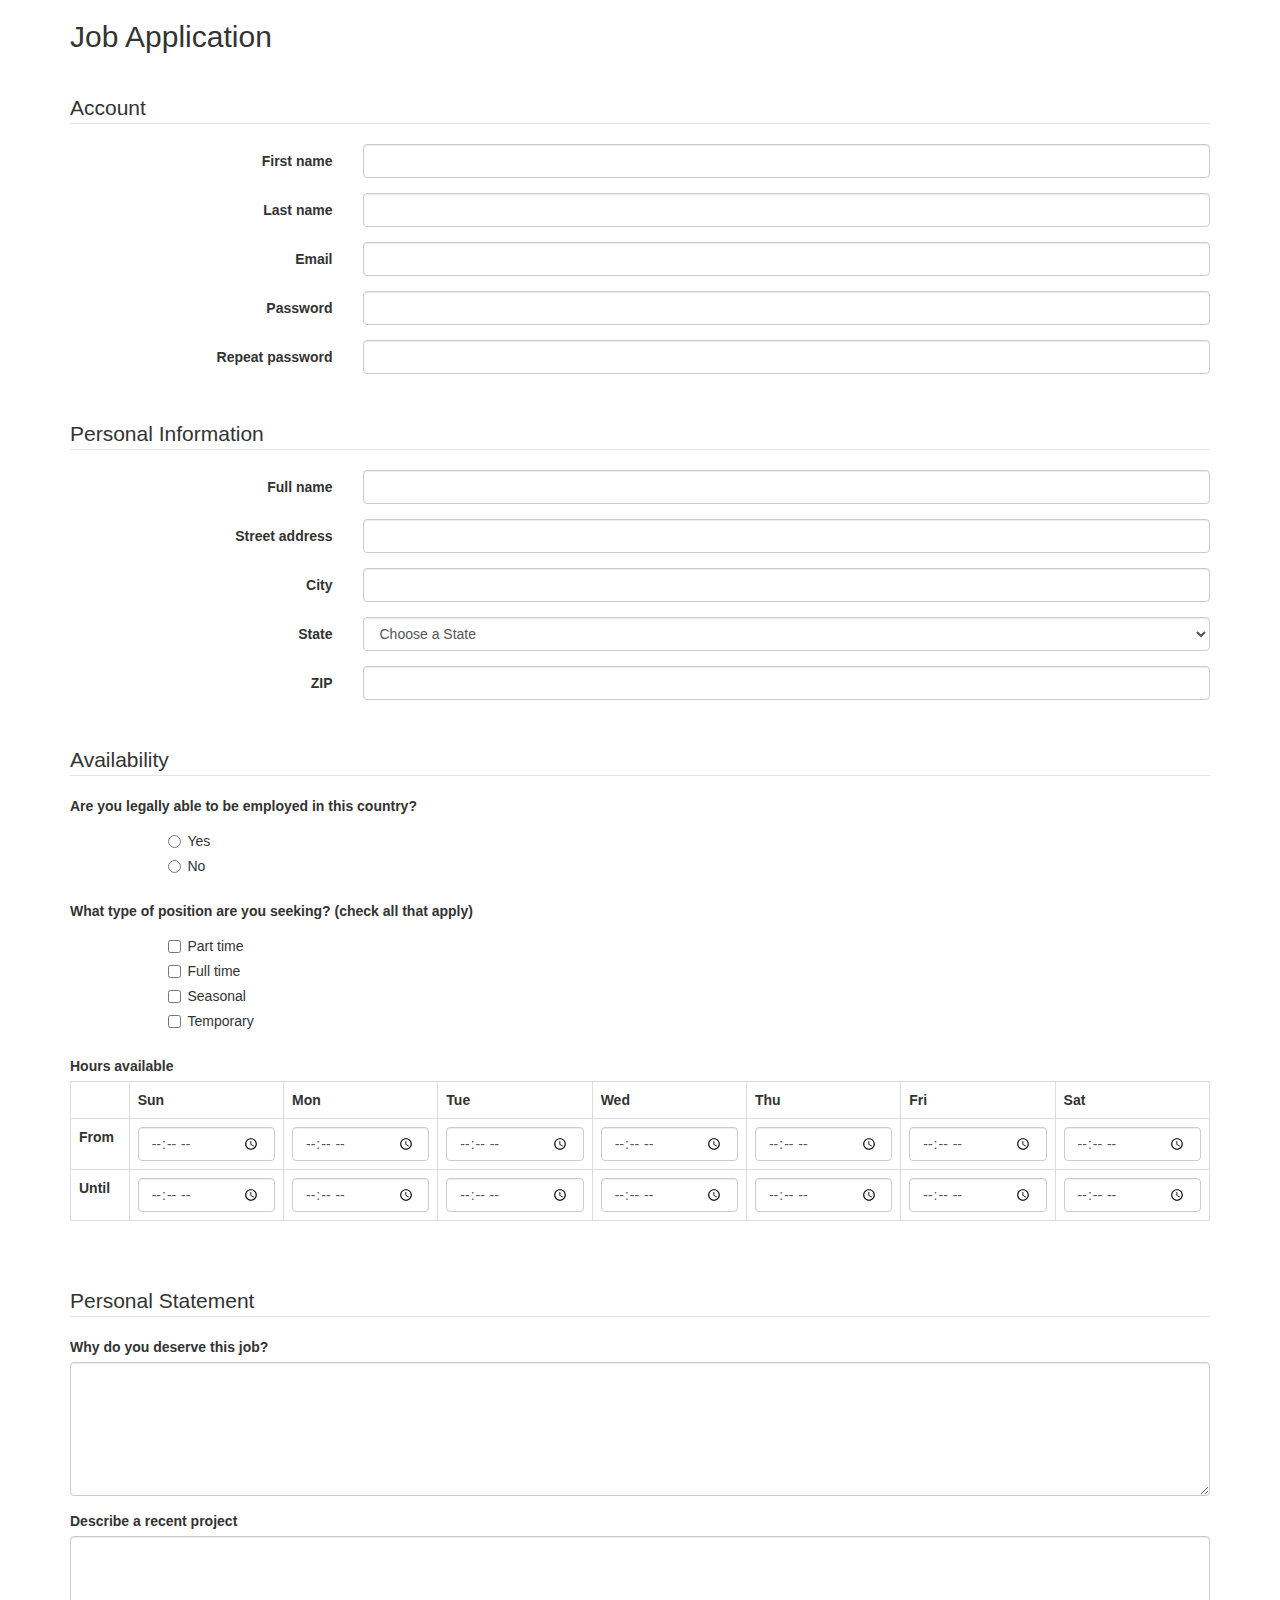
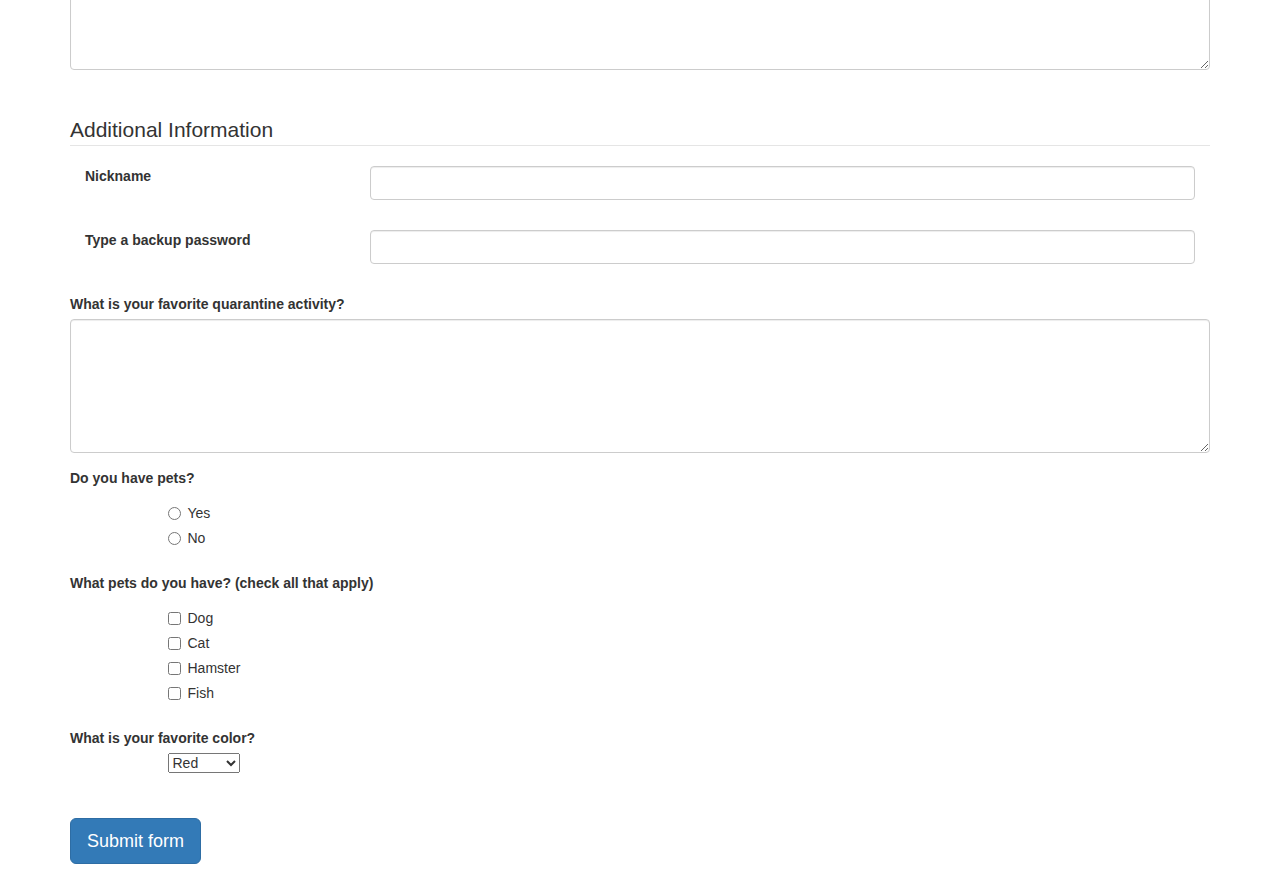
<file: Info101 Activities/Intro to CSS/jobApplicationForm.html>
<!DOCTYPE html>
<html>
<head>
	<meta charset="utf-8">
	<meta name="viewport" content="width=device-width, initial-scale=1.0">
	<title>Job Application</title>
	<link href="http://netdna.bootstrapcdn.com/bootstrap/3.0.0/css/bootstrap.min.css" rel="stylesheet">
</head>
<body>
<div class="container">

<h2>Job Application</h2>
<p>&nbsp;</p>

<form role="form" action="http://gclass.alexburner.com/formtest.php" method="post">

	<fieldset class="form-horizontal" >
		<legend>Account</legend>
        <div class="form-group">
            <label class="col-sm-3 control-label">First name</label>
            <div class="col-sm-9">
				<input class="form-control" type="text" name="first_name">
            </div>
        </div>
        <div class="form-group">
            <label class="col-sm-3 control-label">Last name</label>
            <div class="col-sm-9">
				<input class="form-control" type="text" name="last_name">
            </div>
        </div>
        <div class="form-group">
			<label class="col-sm-3 control-label">Email</label>
			<div class="col-sm-9">
				<input class="form-control" type="text" name="email">
			</div>
		</div>
		<div class="form-group">
			<label class="col-sm-3 control-label">Password</label>
			<div class="col-sm-9">
				<input class="form-control" type="password" name="password">
			</div>
		</div>
		<div class="form-group">
			<label class="col-sm-3 control-label">Repeat password</label>
			<div class="col-sm-9">
				<input class="form-control" type="password" name="repeat_password">
			</div>
		</div>
	</fieldset>

	<p>&nbsp;</p>

	<fieldset class="form-horizontal" >
		<legend>Personal Information</legend>
		<div class="form-group">
			<label class="col-sm-3 control-label">Full name</label>
			<div class="col-sm-9">
				<input class="form-control" type="text" name="name">
			</div>
		</div>
		<div class="form-group">
			<label class="col-sm-3 control-label">Street address</label>
			<div class="col-sm-9">
				<input class="form-control" type="text" name="street">
			</div>
		</div>
		<div class="form-group">
			<label class="col-sm-3 control-label">City</label>
			<div class="col-sm-9">
				<input class="form-control" type="text" name="city">
			</div>
		</div>
		<div class="form-group">
			<label class="col-sm-3 control-label">State</label>
			<div class="col-sm-9">
				<select class="form-control" name="state">
					<option value="" selected="true">Choose a State</option>
					<option value="AL">Alabama</option>
					<option value="AK">Alaska</option>
					<option value="AZ">Arizona</option>
					<option value="AR">Arkansas</option>
					<option value="CA">California</option>
					<option value="CO">Colorado</option>
					<option value="CT">Connecticut</option>
					<option value="DE">Delaware</option>
					<option value="DC">District of Columbia</option>
					<option value="FL">Florida</option>
					<option value="GA">Georgia</option>
					<option value="HI">Hawaii</option>
					<option value="ID">Idaho</option>
					<option value="IL">Illinois</option>
					<option value="IN">Indiana</option>
					<option value="IA">Iowa</option>
					<option value="KS">Kansas</option>
					<option value="KY">Kentucky</option>
					<option value="LA">Louisiana</option>
					<option value="ME">Maine</option>
					<option value="MD">Maryland</option>
					<option value="MA">Massachusetts</option>
					<option value="MI">Michigan</option>
					<option value="MN">Minnesota</option>
					<option value="MS">Mississippi</option>
					<option value="MO">Missouri</option>
					<option value="MT">Montana</option>
					<option value="NE">Nebraska</option>
					<option value="NV">Nevada</option>
					<option value="NH">New Hampshire</option>
					<option value="NJ">New Jersey</option>
					<option value="NM">New Mexico</option>
					<option value="NY">New York</option>
					<option value="NC">North Carolina</option>
					<option value="ND">North Dakota</option>
					<option value="OH">Ohio</option>
					<option value="OK">Oklahoma</option>
					<option value="OR">Oregon</option>
					<option value="PA">Pennsylvania</option>
					<option value="RI">Rhode Island</option>
					<option value="SC">South Carolina</option>
					<option value="SD">South Dakota</option>
					<option value="TN">Tennessee</option>
					<option value="TX">Texas</option>
					<option value="UT">Utah</option>
					<option value="VT">Vermont</option>
					<option value="VA">Virginia</option>
					<option value="WA">Washington</option>
					<option value="WV">West Virginia</option>
					<option value="WI">Wisconsin</option>
					<option value="WY">Wyoming</option>
				</select>
			</div>
		</div>
		<div class="form-group">
			<label class="col-sm-3 control-label">ZIP</label>
			<div class="col-sm-9">
				<input class="form-control" type="text" name="zip">
			</div>
		</div>
	</fieldset>

	<p>&nbsp;</p>

	<fieldset>
		<legend>Availability</legend>
		<div class="form-group row">
			<label class="col-sm-12 control-label">Are you legally able to be employed in this country?</label>
			<div class="col-sm-offset-1 col-sm-11">
				<div class="radio">
					<label>
						<input type="radio" name="legal" value="yes">Yes
					</label>
				</div>
				<div class="radio">
					<label>
						<input type="radio" name="legal" value="no">No
					</label>
				</div>
			</div>
		</div>
		<div class="form-group row">
			<label class="col-sm-12 control-label">What type of position are you seeking? (check all that apply)</label>
			<div class="col-sm-offset-1 col-sm-11">
				<div class="checkbox">
					<label>
						<input type="checkbox" name="position_pt" value="parttime">
						Part time
					</label>
				</div>
				<div class="checkbox">
					<label>
						<input type="checkbox" name="position_ft" value="fulltime">
						Full time
					</label>
				</div>
				<div class="checkbox">
					<label>
						<input type="checkbox" name="position_sl" value="seasonal">
						Seasonal
					</label>
				</div>
				<div class="checkbox">
					<label>
						<input type="checkbox" name="position_tp" value="temporary">
						Temporary
					</label>
				</div>
			</div>
		</div>
		<div class="form-group row">
			<label class="col-sm-12 control-label">Hours available</label>
			<div class="col-sm-12">
				<table class="table table-bordered">
					<tr>
						<td></td>
						<th>Sun</th>
						<th>Mon</th>
						<th>Tue</th>
						<th>Wed</th>
						<th>Thu</th>
						<th>Fri</th>
						<th>Sat</th>
					</tr>
					<tr>
						<th>From</th>
						<td><input class="form-control" type="time" name="su_from"></td>
						<td><input class="form-control" type="time" name="mo_from"></td>
						<td><input class="form-control" type="time" name="tu_from"></td>
						<td><input class="form-control" type="time" name="we_from"></td>
						<td><input class="form-control" type="time" name="th_from"></td>
						<td><input class="form-control" type="time" name="fr_from"></td>
						<td><input class="form-control" type="time" name="sa_from"></td>
					</tr>
					<tr>
						<th>Until</th>
						<td><input class="form-control" type="time" name="su_until"></td>
						<td><input class="form-control" type="time" name="mo_until"></td>
						<td><input class="form-control" type="time" name="tu_until"></td>
						<td><input class="form-control" type="time" name="we_until"></td>
						<td><input class="form-control" type="time" name="th_until"></td>
						<td><input class="form-control" type="time" name="fr_until"></td>
						<td><input class="form-control" type="time" name="sa_until"></td>
					</tr>
				</table>
			</div>
		</div>
	</fieldset>

	<p>&nbsp;</p>

	<fieldset>
		<legend>Personal Statement</legend>
		<div class="form-group">
			<label class="control-label">Why do you deserve this job?</label>
			<textarea class="form-control" name="deserve" rows="6"></textarea>
		</div>
		<div class="form-group">
			<label class="control-label">Describe a recent project</label>
			<textarea class="form-control" name="project" rows="6"></textarea>
		</div>
	</fieldset>

    <p>&nbsp;</p>
    
    <fieldset>
        <legend>Additional Information</legend>
        <div class="form-group">
			<label class="col-sm-3 control-label">Nickname</label>
			<div class="col-sm-9">
				<input class="form-control" type="text" name="nickname">
			</div>
        </div>

        <p>&nbsp;</p>

        <div class="form-group">
			<label class="col-sm-3 control-label">Type a backup password</label>
			<div class="col-sm-9">
				<input class="form-control" type="password" name="backup">
			</div>
        </div>
        
        <p>&nbsp;</p>

		<div class="form-group">
			<label class="control-label">What is your favorite quarantine activity?</label>
			<textarea class="form-control" name="activity" rows="6"></textarea>
        </div>
        
        <div class="form-group row">
			<label class="col-sm-12 control-label">Do you have pets?</label>
			<div class="col-sm-offset-1 col-sm-11">
				<div class="radio">
					<label>
						<input type="radio" name="pets" value="yes">Yes
					</label>
				</div>
				<div class="radio">
					<label>
						<input type="radio" name="pets" value="no">No
					</label>
				</div>
			</div>
        </div>
    
        <div class="form-group row">
            <label class="col-sm-12 control-label">What pets do you have? (check all that apply)</label>
            <div class="col-sm-offset-1 col-sm-11">
                <div class="checkbox">
                    <label>
                        <input type="checkbox" name="pets_dog" value="dog">
                        Dog
                    </label>
                </div>
                <div class="checkbox">
                    <label>
                        <input type="checkbox" name="pets_cat" value="cat">
                        Cat
                    </label>
                </div>
                <div class="checkbox">
                    <label>
                        <input type="checkbox" name="pets_hamster" value="hamster">
                        Hamster
                    </label>
                </div>
                <div class="checkbox">
                    <label>
                        <input type="checkbox" name="pets_fish" value="fish">
                        Fish
                    </label>
                </div>
            </div>
        </div>

        <div class="form-group row">
            <label class="col-sm-12 control-label">What is your favorite color?</label>
            <div class="col-sm-offset-1 col-sm-11">
                <select name="colors">
                    <div class="select">
                        <label>
                            <option value="red">Red</option>
                        </label>
                    </div>
                    <div class="select">
                        <label>
                            <option value="orange">Orange</option>
                        </label>
                    </div>
                    <div class="select">
                        <label>
                            <option value="yellow">Yellow</option>
                        </label>
                    </div>
                    <div class="select">
                        <label>
                            <option value="green">Green</option>
                        </label>
                    </div>
                    <div class="select">
                        <label>
                            <option value="skyblue">Skyblue</option>
                        </label>
                    </div>
                    <div class="select">
                        <label>
                            <option value="indigo">Indigo</option>
                        </label>
                    </div>
                    <div class="select">
                        <label>
                            <option value="violet">Violet</option>
                        </label>
                    </div>
                </select>
            </div>
        </div>
</fieldset>

	<p>&nbsp;</p>

	<input class="btn btn-primary btn-lg" type="submit" value="Submit form">

	<p>&nbsp;</p>

</form>
</div><!-- close .container -->
</body>
</html>
</file>
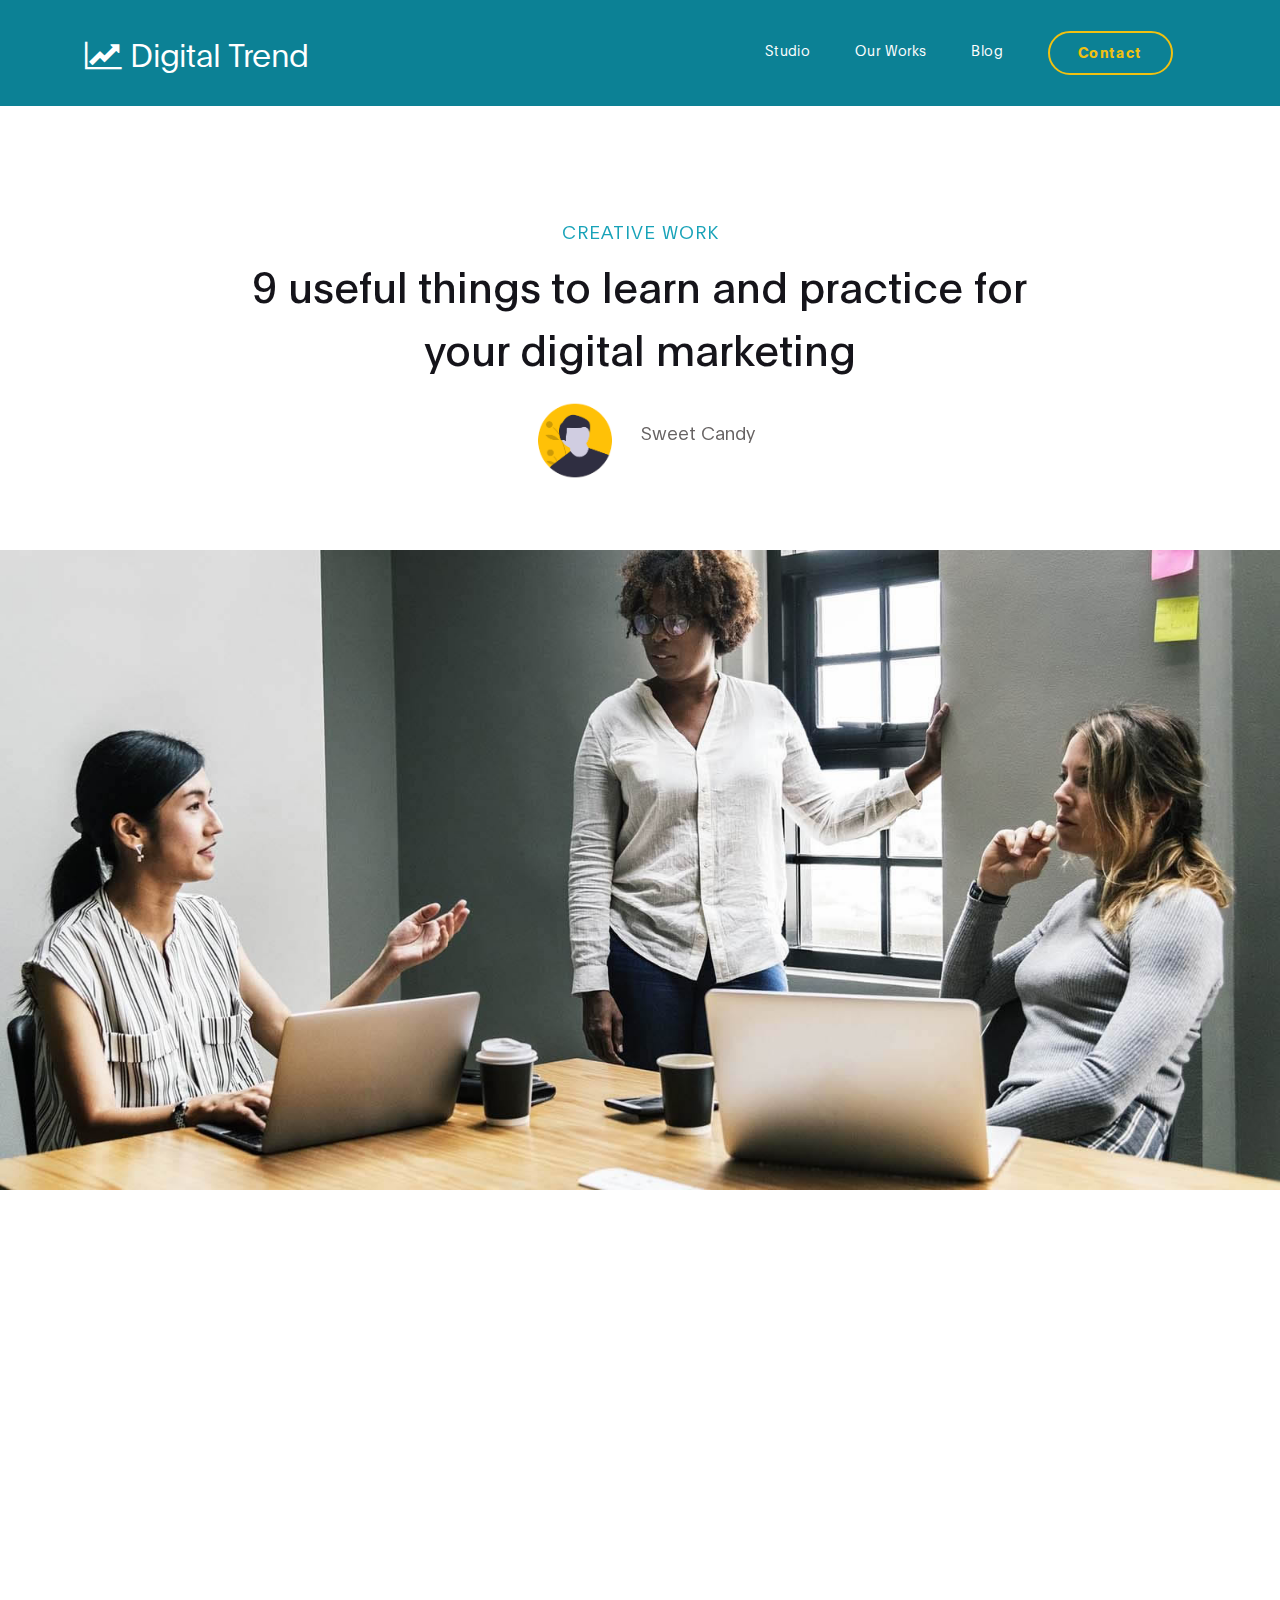
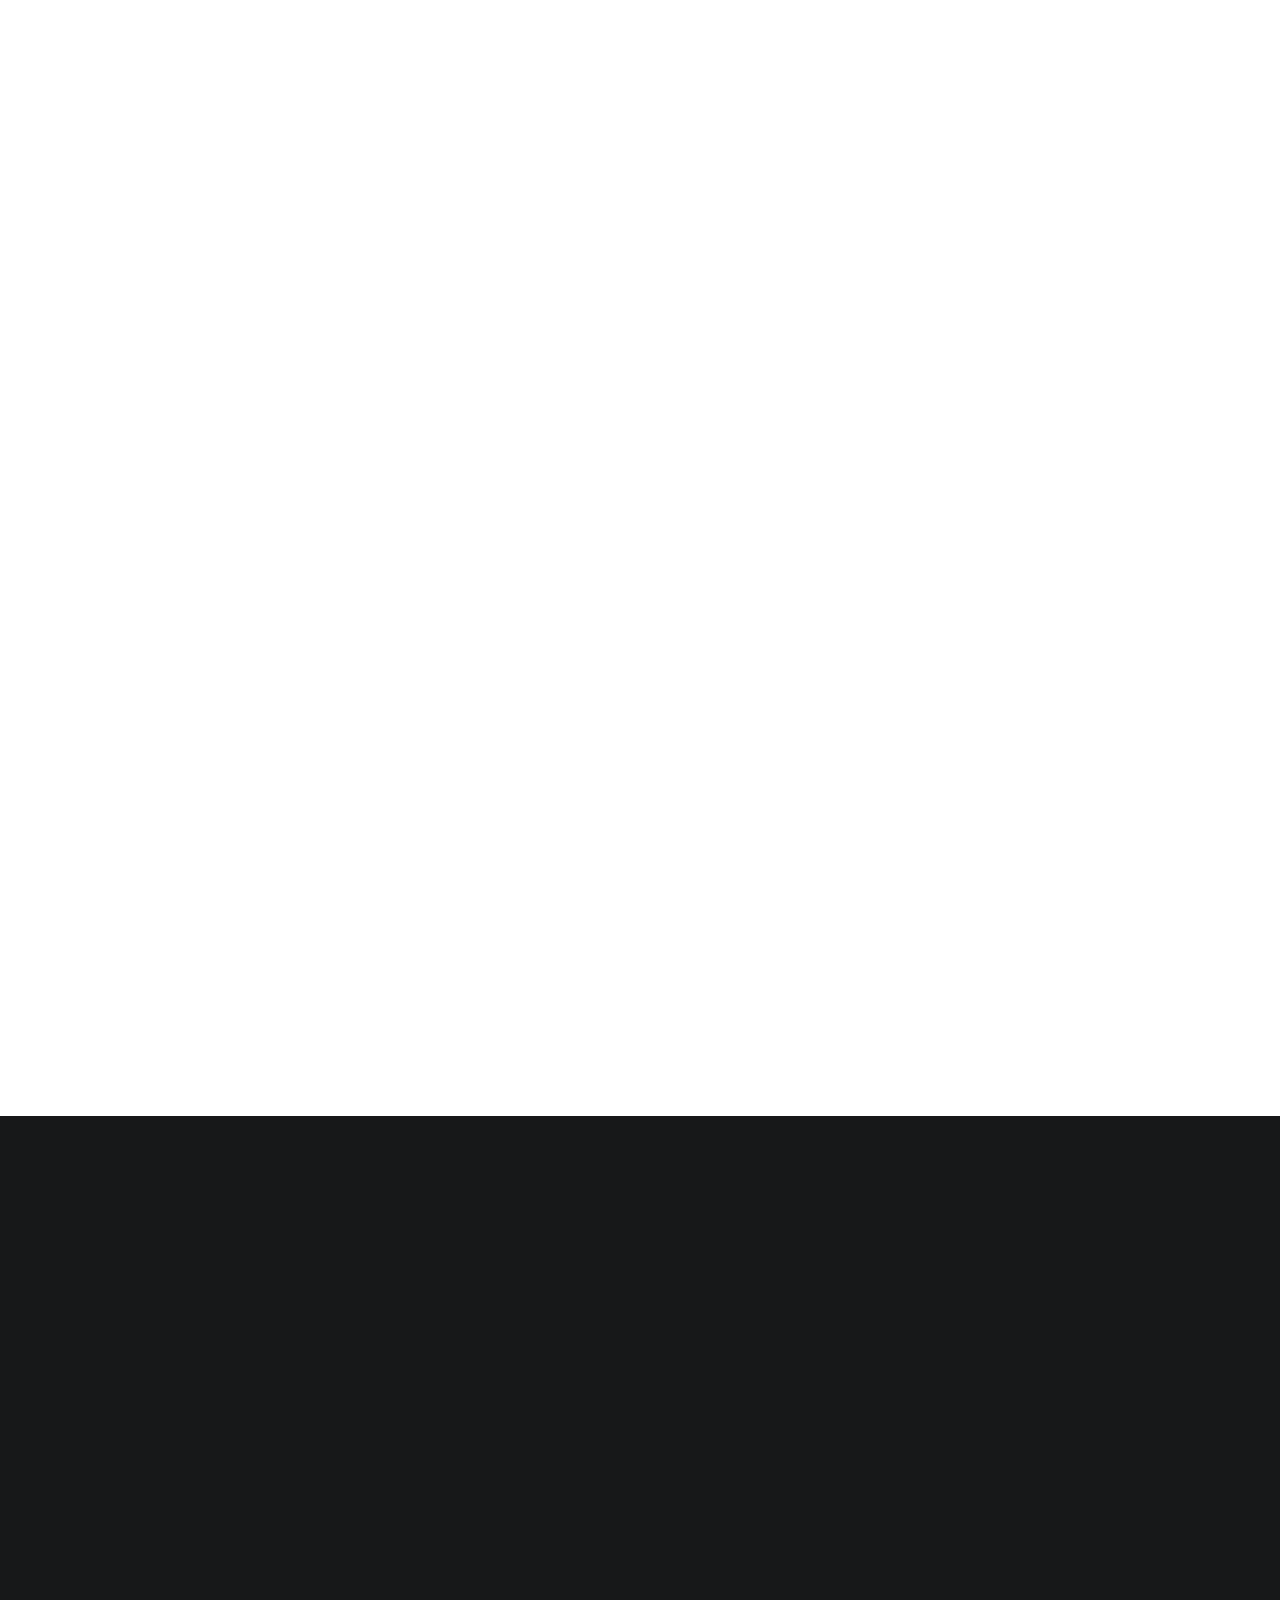
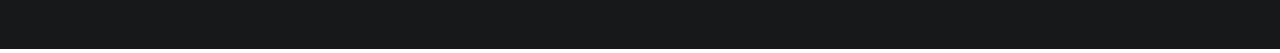
<file: Info101 Activities/Stealing CSS/blog-detail.html>
<!DOCTYPE html>
<html lang="en">
<head>

     <title>Digital Trend - Blog Detail</title>
<!--

DIGITAL TREND

https://templatemo.com/tm-538-digital-trend

-->
     <meta charset="UTF-8">
     <meta http-equiv="X-UA-Compatible" content="IE=Edge">
     <meta name="description" content="">
     <meta name="keywords" content="">
     <meta name="author" content="">
     <meta name="viewport" content="width=device-width, initial-scale=1, maximum-scale=1">

     <link rel="stylesheet" href="css/bootstrap.min.css">
     <link rel="stylesheet" href="css/font-awesome.min.css">
     <link rel="stylesheet" href="css/aos.css">
     <link rel="stylesheet" href="css/owl.carousel.min.css">
     <link rel="stylesheet" href="css/owl.theme.default.min.css">

     <!-- MAIN CSS -->
     <link rel="stylesheet" href="css/templatemo-digital-trend.css">

</head>
<body>

     <!-- MENU BAR -->
    <nav class="navbar navbar-expand-lg position-relative">
        <div class="container">
            <a class="navbar-brand" href="index.html">
              <i class="fa fa-line-chart"></i>
              Digital Trend
            </a>

            <button class="navbar-toggler" type="button" data-toggle="collapse" data-target="#navbarNav" aria-controls="navbarNav" aria-expanded="false"
                aria-label="Toggle navigation">
                <span class="navbar-toggler-icon"></span>
            </button>

            <div class="collapse navbar-collapse" id="navbarNav">
                <ul class="navbar-nav ml-auto">
                    <li class="nav-item">
                        <a href="index.html#about" class="nav-link">Studio</a>
                    </li>
                    <li class="nav-item">
                        <a href="index.html#project" class="nav-link">Our Works</a>
                    </li>
                    <li class="nav-item">
                        <a href="blog.html" class="nav-link">Blog</a>
                    </li>
                    <li class="nav-item">
                        <a href="contact.html" class="nav-link contact">Contact</a>
                    </li>
                </ul>
            </div>
        </div>
    </nav>


     <!-- BLOG DETAIL -->
     <section class="project-detail section-padding-half">
          <div class="container">
               <div class="row">

                    <div class="col-lg-9 mx-auto col-md-10 col-12 mt-lg-5 text-center" data-aos="fade-up">
                      <h4 class="blog-category text-info">Creative Work</h4>
                      
                      <h1>9 useful things to learn and practice for your digital marketing</h1>

                      <div class="client-info">
                          <div class="d-flex justify-content-center align-items-center mt-3">
                            <img src="images/project/project-detail/male-avatar.png" class="img-fluid" alt="male avatar">

                            <p>Sweet Candy</p>
                          </div>
                      </div>
                    </div>

               </div>
          </div>
     </section>


     <div class="full-image text-center" data-aos="zoom-in">
       <img src="images/blog/blog-header-image.jpg" class="img-fluid" alt="blog header">
     </div>


     <!-- BLOG DETAIL -->
     <section class="project-detail">
          <div class="container">
               <div class="row">

                  <div class="col-lg-9 mx-auto col-md-11 col-12 my-5 pt-3" data-aos="fade-up">

                    <h2 class="mb-3">Etiam quis metus elementum, tempor risus vel, condimentum orci.</h2>

                    <p>Mauris in convallis nunc, non facilisis arcu. Nunc sapien nulla, interdum at diam non, aliquam vestibulum leo. Fusce laoreet malesuada ante, consectetur consequat ante tempor et. Quisque ac risus ligula.</p>

                    <p>Suspendisse bibendum tortor at est placerat auctor. Phasellus tortor est, bibendum eu ex eu, tincidunt efficitur nunc. Orci varius natoque penatibus et magnis dis parturient montes, nascetur ridiculus mus.</p>

                    <ul class="list-detail py-3">
                      <li><span>Quisque at condimentum est. Duis sollicitudin urna id elit pulvinar placerat. Ut ac dui in ex vulputate dictum.</span></li>

                      <li><span>Mauris vitae tellus nisi. Morbi rutrum lacus sit amet volutpat viverra.</span></li>

                      <li><span> Integer maximus sem ut ipsum blandit elementum. Nullam sollicitudin accumsan commodo.</span></li>
                    </ul>

                    <p>Sed leo nisl, posuere at molestie ac, suscipit auctor mauris. Etiam quis metus elementum, tempor risus vel, condimentum orci.</p>

                    <h2 class="mt-5 mb-3">Curabitur tempus vel libero lobortis feugiat</h2>

                    <p>Orci varius natoque penatibus et magnis dis parturient montes, nascetur ridiculus mus. Mauris in convallis nunc, non facilisis arcu. Nunc sapien nulla, interdum at diam non, aliquam vestibulum leo.</p>

                    <blockquote>Phasellus dapibus ex sed dolor blandit, efficitur iaculis ipsum scelerisque. Cras elementum nibh id felis sagittis, sit amet pellentesque ligula porttitor. Fusce laoreet malesuada ante, consectetur consequat ante tempor et. Quisque ac risus ligula.</blockquote>
                    </div>
               </div>

              <div class="col-lg-8 mx-auto mb-5 pb-5 col-12" data-aos="fade-up">

                <h3 class="my-3" data-aos="fade-up">Leave a comment</h3>

                <form action="#" method="get"  class="contact-form" data-aos="fade-up" data-aos-delay="300" role="form">
                  <div class="row">
                    <div class="col-lg-6 col-12">
                      <input type="text" class="form-control" name="name" placeholder="Name">
                    </div>

                    <div class="col-lg-6 col-12">
                      <input type="email" class="form-control" name="email" placeholder="Email">
                    </div>

                    <div class="col-lg-12 col-12">
                      <textarea class="form-control" rows="6" name="message" placeholder="Message"></textarea>
                    </div>

                    <div class="col-lg-5 mx-auto col-7">
                      <button type="submit" class="form-control" id="submit-button" name="submit">Submit Comment</button>
                    </div>
                  </div>
                </form>
              </div>
              
          </div>
          
     </section>


    <footer class="site-footer">
      <div class="container">
        <div class="row">

          <div class="col-lg-5 mx-lg-auto col-md-8 col-10">
            <h1 class="text-white" data-aos="fade-up" data-aos-delay="100">We make creative <strong>brands</strong> only.</h1>
          </div>

          <div class="col-lg-3 col-md-6 col-12" data-aos="fade-up" data-aos-delay="200">
            <h4 class="my-4">Contact Info</h4>

            <p class="mb-1">
              <i class="fa fa-phone mr-2 footer-icon"></i> 
              +99 080 070 4224
            </p>

            <p>
              <a href="#">
                <i class="fa fa-envelope mr-2 footer-icon"></i>
                hello@company.com
              </a>
            </p>
          </div>

          <div class="col-lg-3 col-md-6 col-12" data-aos="fade-up" data-aos-delay="300">
            <h4 class="my-4">Our Studio</h4>

            <p class="mb-1">
              <i class="fa fa-home mr-2 footer-icon"></i> 
              Av. Lúcio Costa - Barra da Tijuca, Rio de Janeiro - RJ, Brazil
            </p>
          </div>

          <div class="col-lg-4 mx-lg-auto text-center col-md-8 col-12" data-aos="fade-up" data-aos-delay="400">
            <p class="copyright-text">Copyright &copy; 2020 Your Company
            <br>
            <a rel="nofollow noopener" href="https://templatemo.com">Design: TemplateMo</a></p>
          </div>

          <div class="col-lg-4 mx-lg-auto col-md-6 col-12" data-aos="fade-up" data-aos-delay="500">
            
            <ul class="footer-link">
              <li><a href="#">Stories</a></li>
              <li><a href="#">Work with us</a></li>
              <li><a href="#">Privacy</a></li>
            </ul>
          </div>

          <div class="col-lg-3 mx-lg-auto col-md-6 col-12" data-aos="fade-up" data-aos-delay="600">
            <ul class="social-icon">
              <li><a href="#" class="fa fa-instagram"></a></li>
              <li><a href="#" class="fa fa-twitter"></a></li>
              <li><a href="#" class="fa fa-dribbble"></a></li>
              <li><a href="#" class="fa fa-behance"></a></li>
            </ul>
          </div>

        </div>
      </div>
    </footer>


     <!-- SCRIPTS -->
     <script src="js/jquery.min.js"></script>
     <script src="js/bootstrap.min.js"></script>
     <script src="js/aos.js"></script>
     <script src="js/owl.carousel.min.js"></script>
     <script src="js/custom.js"></script>

</body>
</html>
</file>
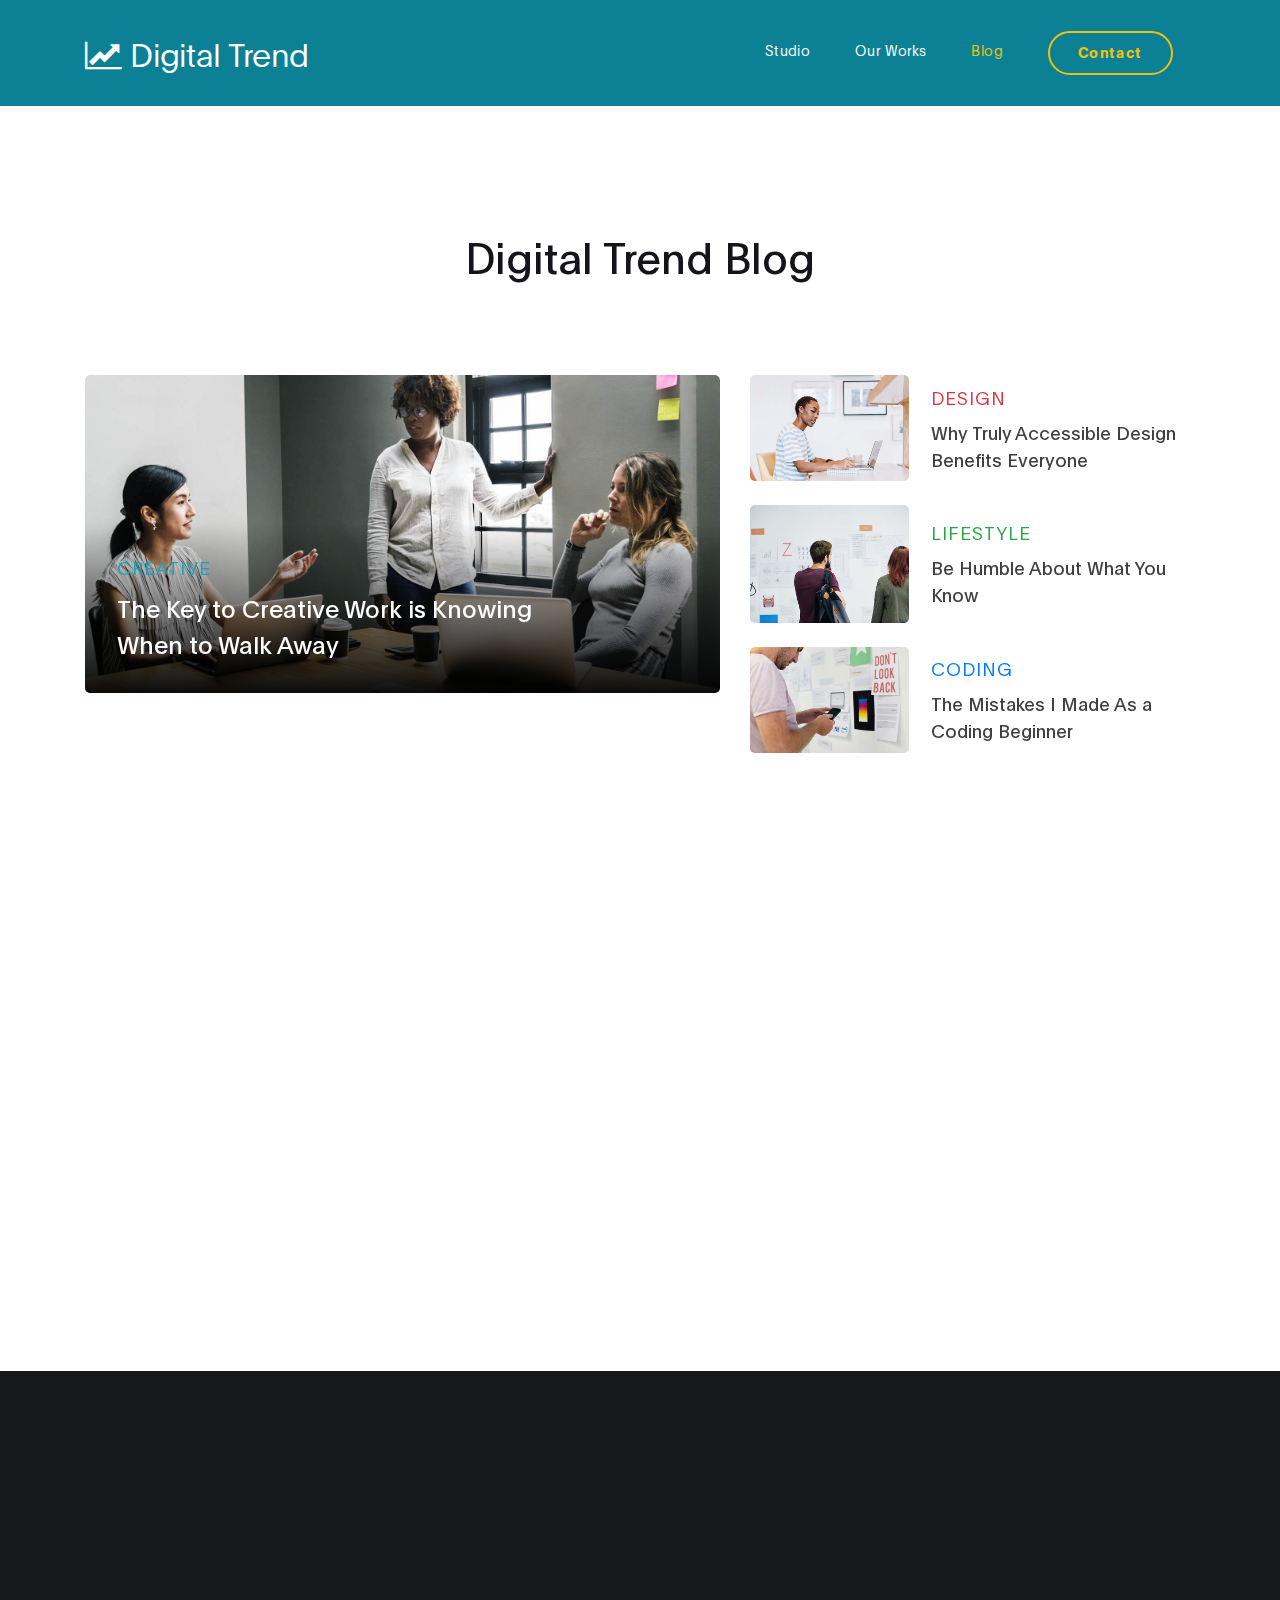
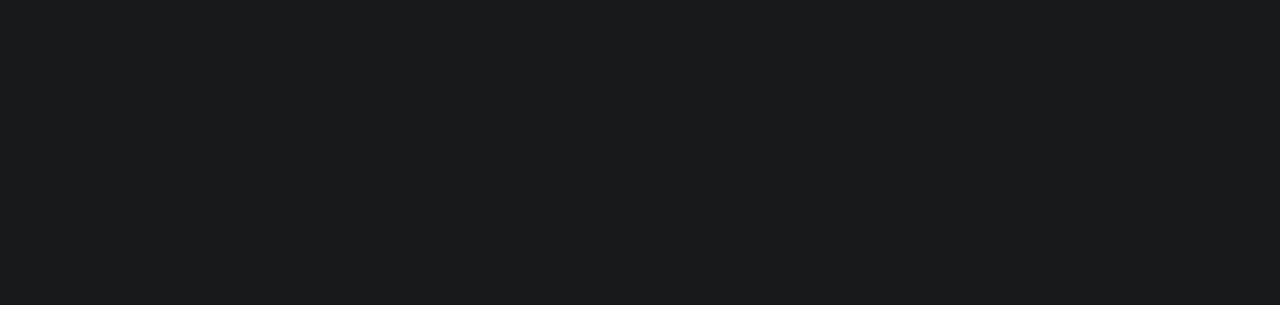
<file: Info101 Activities/Stealing CSS/blog.html>
<!DOCTYPE html>
<html lang="en">
<head>

     <title>Digital Trend - Blog</title>
<!--

DIGITAL TREND

https://templatemo.com/tm-538-digital-trend

-->
     <meta charset="UTF-8">
     <meta http-equiv="X-UA-Compatible" content="IE=Edge">
     <meta name="description" content="">
     <meta name="keywords" content="">
     <meta name="author" content="">
     <meta name="viewport" content="width=device-width, initial-scale=1, maximum-scale=1">

     <link rel="stylesheet" href="css/bootstrap.min.css">
     <link rel="stylesheet" href="css/font-awesome.min.css">
     <link rel="stylesheet" href="css/aos.css">
     <link rel="stylesheet" href="css/owl.carousel.min.css">
     <link rel="stylesheet" href="css/owl.theme.default.min.css">

     <!-- MAIN CSS -->
     <link rel="stylesheet" href="css/templatemo-digital-trend.css">

</head>
<body>

     <!-- MENU BAR -->
    <nav class="navbar navbar-expand-lg position-absolute">
        <div class="container">
            <a class="navbar-brand" href="index.html">
              <i class="fa fa-line-chart"></i>
              Digital Trend
            </a>

            <button class="navbar-toggler" type="button" data-toggle="collapse" data-target="#navbarNav" aria-controls="navbarNav" aria-expanded="false"
                aria-label="Toggle navigation">
                <span class="navbar-toggler-icon"></span>
            </button>

            <div class="collapse navbar-collapse" id="navbarNav">
                <ul class="navbar-nav ml-auto">
                    <li class="nav-item">
                        <a href="index.html#about" class="nav-link">Studio</a>
                    </li>
                    <li class="nav-item">
                        <a href="index.html#project" class="nav-link">Our Works</a>
                    </li>
                    <li class="nav-item">
                        <a href="blog.html" class="nav-link active">Blog</a>
                    </li>
                    <li class="nav-item">
                        <a href="contact.html" class="nav-link contact">Contact</a>
                    </li>
                </ul>
            </div>
        </div>
    </nav>


     <!-- BLOG -->
     <section class="blog section-padding">
          <div class="container">
               <div class="row">

                    <div class="col-lg-12 col-12 py-5 mt-5 mb-3 text-center">

                      <h1 class="mb-4" data-aos="fade-up">Digital Trend Blog</h1>
                    </div>

                    <div class="col-lg-7 col-md-7 col-12 mb-4">
                      <div class="blog-header" data-aos="fade-up" data-aos-delay="100">
                        <img src="images/blog/blog-header-image.jpg" class="img-fluid" alt="blog header">

                        <div class="blog-header-info">
                          <h4 class="blog-category text-info">Creative</h4>

                          <h3><a href="blog-detail.html">The Key to Creative Work is Knowing When to Walk Away</a></h3>
                        </div>
                      </div>
                    </div>

                    <div class="col-lg-5 col-md-5 col-12 mb-4">
                      <div class="blog-sidebar d-flex justify-content-center align-items-center" data-aos="fade-up" data-aos-delay="200">
                        <img src="images/blog/blog-sidebar-image.jpg" class="img-fluid" alt="blog">

                        <div class="blog-info">
                          <h4 class="blog-category text-danger">Design</h4>

                          <h3><a href="blog-detail.html">Why Truly Accessible Design Benefits Everyone</a></h3>
                        </div>
                      </div>

                      <div class="blog-sidebar py-4 d-flex justify-content-center align-items-center" data-aos="fade-up" data-aos-delay="300">
                        <img src="images/blog/blog-sidebar-image01.jpg" class="img-fluid" alt="blog">

                        <div class="blog-info">
                          <h4 class="blog-category text-success">lifestyle</h4>

                          <h3><a href="blog-detail.html">Be Humble About What You Know</a></h3>
                        </div>
                      </div>

                      <div class="blog-sidebar d-flex justify-content-center align-items-center" data-aos="fade-up" data-aos-delay="200">
                        <img src="images/blog/blog-sidebar-image02.jpg" class="img-fluid" alt="blog">

                        <div class="blog-info">
                          <h4 class="blog-category text-primary">Coding</h4>

                          <h3><a href="blog-detail.html">The Mistakes I Made As a Coding Beginner</a></h3>
                        </div>
                      </div>

                    </div>

                    <div class="col-lg-5 ml-auto mt-5 pt-5 col-md-6 col-12">

                      <img src="images/newsletter.png" data-aos="fade-up" data-aos-delay="100" class="img-fluid" alt="newsletter">
                    </div>

                    <div class="col-lg-5 mr-auto mt-5 pt-5 col-md-6 col-12 newsletter-form">
                      <h4 data-aos="fade-up" data-aos-delay="200">Email Newsletter</h4>

                      <h2 data-aos="fade-up" data-aos-delay="300">Let’s stay up-to-date. We'll share you all good stuffs.</h2>
                      <form action="#" method="get" enctype="multipart/form-data">
                      <div class="form-group mt-4" data-aos="fade-up" data-aos-delay="400">
                        <input name="email" type="email" class="form-control" 
                        		id="email" aria-describedby="emailHelp" placeholder="Please enter your email" required>

                        <small id="emailHelp" class="form-text text-muted">We'll NOT share your email address to anyone else.</small>

                      </div>

                      <div class="form-group form-check" data-aos="fade-up" data-aos-delay="500">
                        <input name="monthly" type="checkbox" class="form-check-input" id="monthly">

                        <label class="form-check-label" for="monthly">Please send me a monthly newsletter.</label>
                      </div>

                        <button type="submit" data-aos="fade-up" data-aos-delay="500" class="btn w-100 mt-3">Sign up</button>
                      </form>
                    </div>

               </div>
          </div>
     </section>


    <footer class="site-footer">
      <div class="container">
        <div class="row">

          <div class="col-lg-5 mx-lg-auto col-md-8 col-10">
            <h1 class="text-white" data-aos="fade-up" data-aos-delay="100">We make creative <strong>brands</strong> only.</h1>
          </div>

          <div class="col-lg-3 col-md-6 col-12" data-aos="fade-up" data-aos-delay="200">
            <h4 class="my-4">Contact Info</h4>

            <p class="mb-1">
              <i class="fa fa-phone mr-2 footer-icon"></i> 
              +99 080 070 4224
            </p>

            <p>
              <a href="#">
                <i class="fa fa-envelope mr-2 footer-icon"></i>
                hello@company.com
              </a>
            </p>
          </div>

          <div class="col-lg-3 col-md-6 col-12" data-aos="fade-up" data-aos-delay="300">
            <h4 class="my-4">Our Studio</h4>

            <p class="mb-1">
              <i class="fa fa-home mr-2 footer-icon"></i> 
              Av. Lúcio Costa - Barra da Tijuca, Rio de Janeiro - RJ, Brazil
            </p>
          </div>

          <div class="col-lg-4 mx-lg-auto text-center col-md-8 col-12" data-aos="fade-up" data-aos-delay="400">
            <p class="copyright-text">Copyright &copy; 2020 Your Company
            <br>
            <a rel="nofollow noopener" href="https://templatemo.com">Design: TemplateMo</a></p>
          </div>

          <div class="col-lg-4 mx-lg-auto col-md-6 col-12" data-aos="fade-up" data-aos-delay="500">
            
            <ul class="footer-link">
              <li><a href="#">Stories</a></li>
              <li><a href="#">Work with us</a></li>
              <li><a href="#">Privacy</a></li>
            </ul>
          </div>

          <div class="col-lg-3 mx-lg-auto col-md-6 col-12" data-aos="fade-up" data-aos-delay="600">
            <ul class="social-icon">
              <li><a href="#" class="fa fa-instagram"></a></li>
              <li><a href="#" class="fa fa-twitter"></a></li>
              <li><a href="#" class="fa fa-dribbble"></a></li>
              <li><a href="#" class="fa fa-behance"></a></li>
            </ul>
          </div>

        </div>
      </div>
    </footer>


     <!-- SCRIPTS -->
     <script src="js/jquery.min.js"></script>
     <script src="js/bootstrap.min.js"></script>
     <script src="js/aos.js"></script>
     <script src="js/owl.carousel.min.js"></script>
     <script src="js/custom.js"></script>

</body>
</html>
</file>
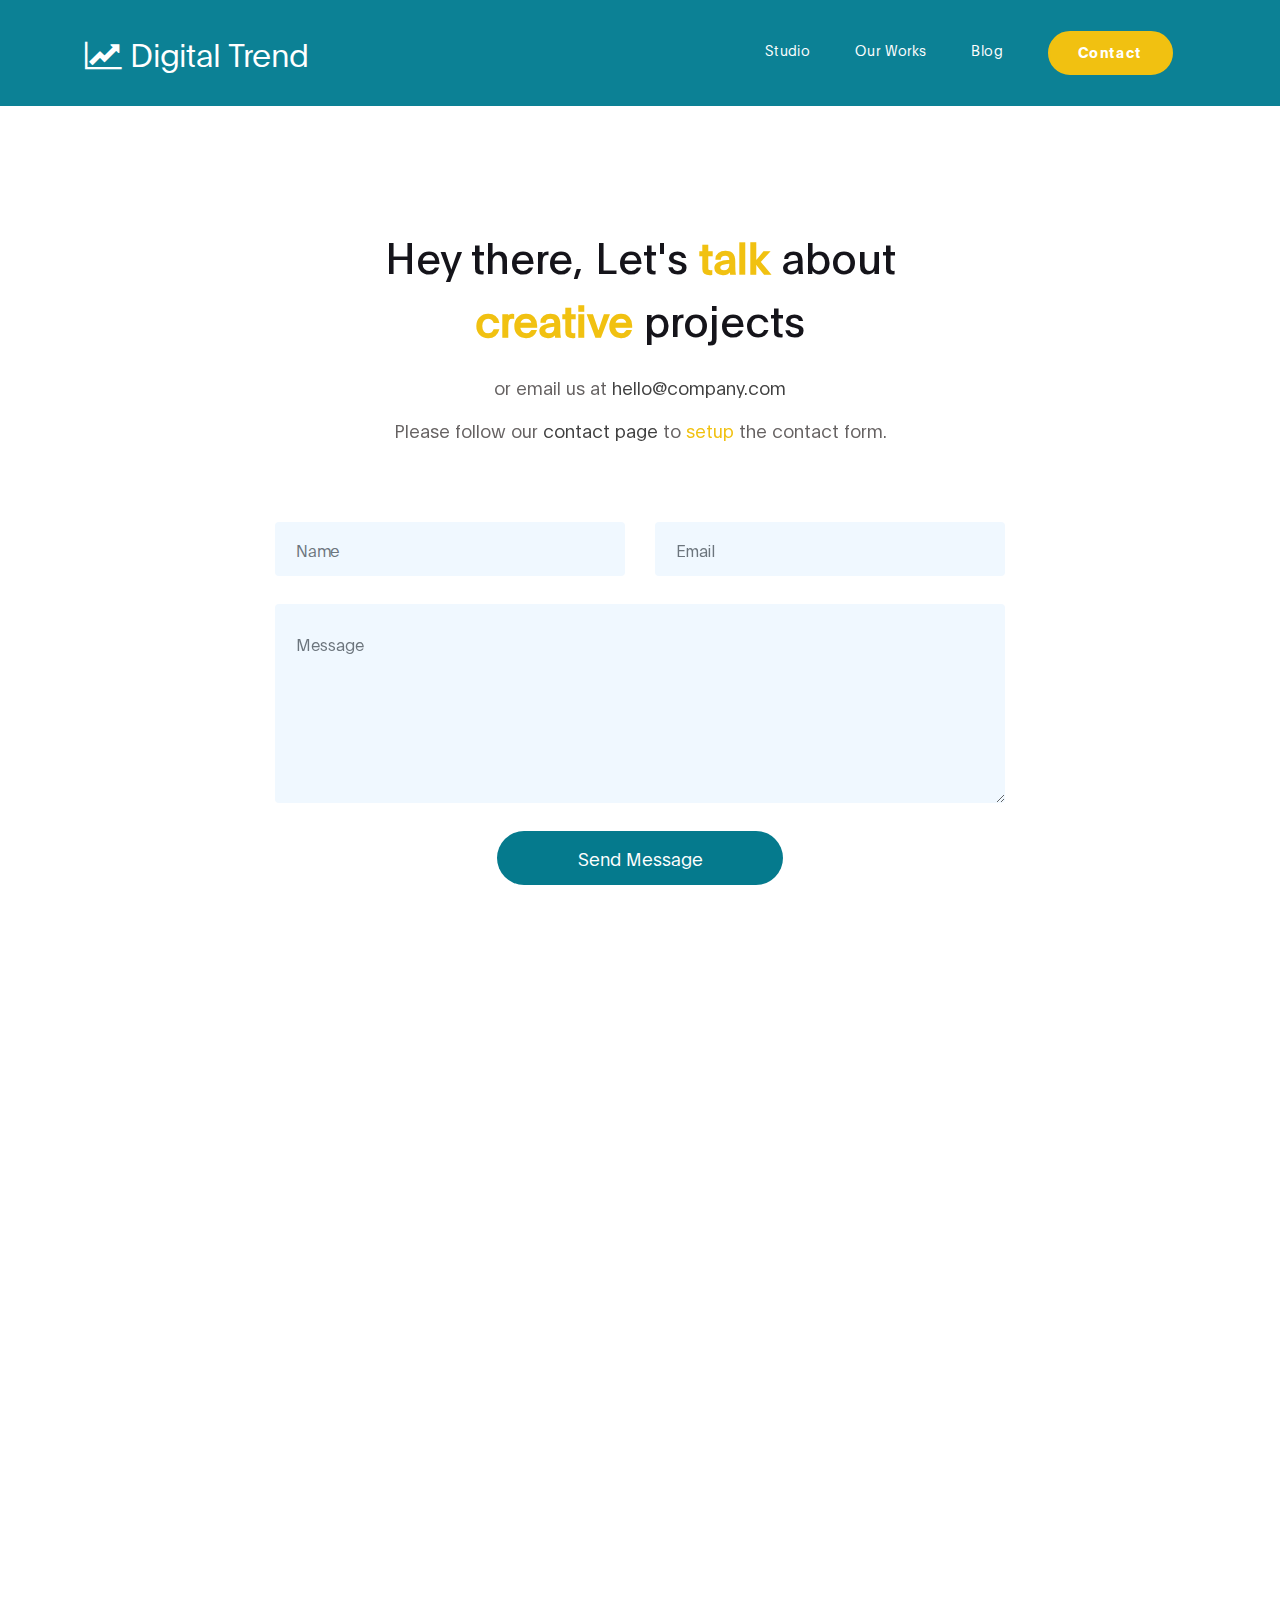
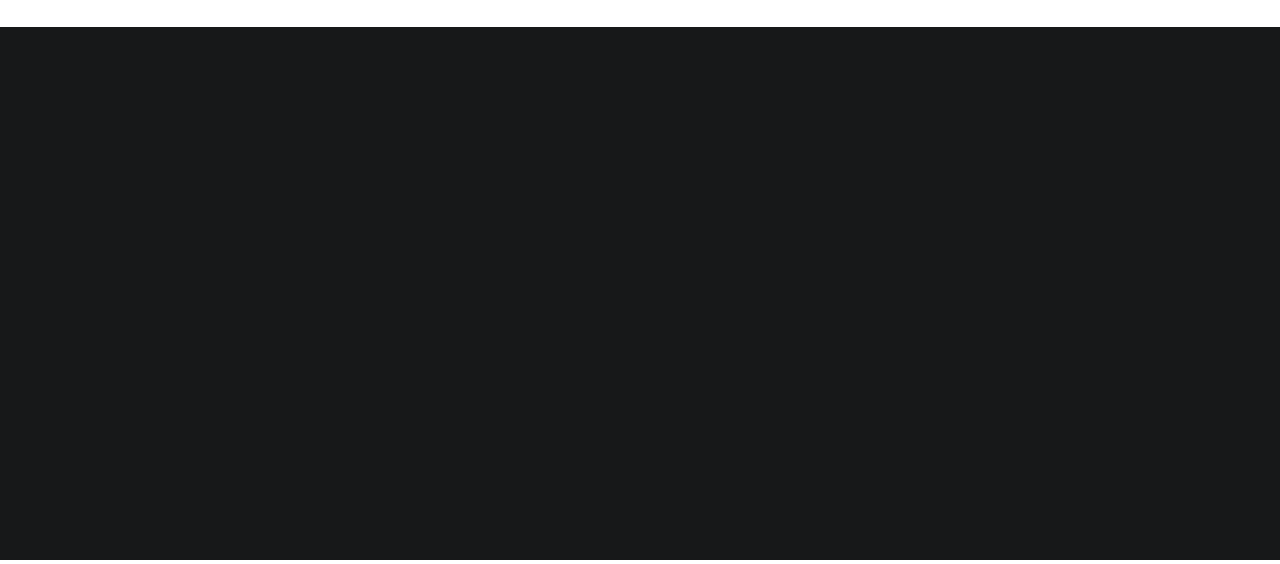
<file: Info101 Activities/Stealing CSS/contact.html>
<!DOCTYPE html>
<html lang="en">
<head>

     <title>Digital Trend Contact</title>
<!--

DIGITAL TREND

https://templatemo.com/tm-538-digital-trend

-->
     <meta charset="UTF-8">
     <meta http-equiv="X-UA-Compatible" content="IE=Edge">
     <meta name="description" content="">
     <meta name="keywords" content="">
     <meta name="author" content="">
     <meta name="viewport" content="width=device-width, initial-scale=1, maximum-scale=1">

     <link rel="stylesheet" href="css/bootstrap.min.css">
     <link rel="stylesheet" href="css/font-awesome.min.css">
     <link rel="stylesheet" href="css/aos.css">
     <link rel="stylesheet" href="css/owl.carousel.min.css">
     <link rel="stylesheet" href="css/owl.theme.default.min.css">

     <!-- MAIN CSS -->
     <link rel="stylesheet" href="css/templatemo-digital-trend.css">

</head>
<body>

     <!-- MENU BAR -->
    <nav class="navbar navbar-expand-lg position-absolute">
        <div class="container">
          <a class="navbar-brand" href="index.html">
              <i class="fa fa-line-chart"></i>
              Digital Trend
            </a>

            <button class="navbar-toggler" type="button" data-toggle="collapse" data-target="#navbarNav" aria-controls="navbarNav" aria-expanded="false"
                aria-label="Toggle navigation">
                <span class="navbar-toggler-icon"></span>
            </button>

            <div class="collapse navbar-collapse" id="navbarNav">
                <ul class="navbar-nav ml-auto">
                    <li class="nav-item">
                        <a href="index.html#about" class="nav-link">Studio</a>
                    </li>
                    <li class="nav-item">
                        <a href="index.html#project" class="nav-link">Our Works</a>
                    </li>
                    <li class="nav-item">
                        <a href="blog.html" class="nav-link">Blog</a>
                    </li>
                    <li class="nav-item">
                        <a href="contact.html" class="nav-link active contact">Contact</a>
                    </li>
                </ul>
            </div>
        </div>
    </nav>


     <!-- CONTACT -->
     <section class="contact section-padding">
          <div class="container">
               <div class="row">

                    <div class="col-lg-6 mx-auto col-md-7 col-12 py-5 mt-5 text-center" data-aos="fade-up">

                      <h1 class="mb-4">Hey there, Let's <strong>talk</strong> about <strong>creative</strong> projects</h1>

                      <p>or email us at <a href="mailto:hello@company.com">hello@company.com</a></p>
                      <p>Please follow our <a rel="nofollow" href="https://templatemo.com/contact">contact page</a> to <strong>setup</strong> the contact form.</p>
                    </div>

                    <div class="col-lg-8 mx-auto col-md-10 col-12">
                    
                    <!-- Follow https://templatemo.com/contact page to setup your own contact form -->
                    
                      <form action="#" method="post" class="contact-form" data-aos="fade-up" data-aos-delay="300" role="form">
                        <div class="row">
                          <div class="col-lg-6 col-12">
                            <input type="text" class="form-control" name="name" placeholder="Name">
                          </div>

                          <div class="col-lg-6 col-12">
                            <input type="email" class="form-control" name="email" placeholder="Email">
                          </div>

                          <div class="col-lg-12 col-12">
                            <textarea class="form-control" rows="6" name="message" placeholder="Message"></textarea>
                          </div>

                          <div class="col-lg-5 mx-auto col-7">
                            <button type="submit" class="form-control" id="submit-button" name="submit">Send Message</button>
                          </div>
                        </div>

                      </form>
                    </div>

               </div>
          </div>
     </section>

<!-- How to change your own map point
	1. Go to Google Maps
	2. Click on your location point
	3. Click "Share" and choose "Embed map" tab
	4. Copy only URL and paste it within the src="" field below
-->
     <div class="google-map" data-aos="zoom-in">
       <iframe src="https://www.google.com/maps/embed?pb=!1m18!1m12!1m3!1d11196.961132529668!2d-43.38581128725845!3d-23.011063013218724!2m3!1f0!2f0!3f0!3m2!1i1024!2i768!4f13.1!3m3!1m2!1s0x9bdb695cd967b7%3A0x171cdd035a6a9d84!2sAv.%20L%C3%BAcio%20Costa%20-%20Barra%20da%20Tijuca%2C%20Rio%20de%20Janeiro%20-%20RJ%2C%20Brazil!5e0!3m2!1sen!2sth!4v1568649412152!5m2!1sen!2sth" width="1920" height="600" frameborder="0" style="border:0;" allowfullscreen=""></iframe>
     </div>


    <footer class="site-footer">
      <div class="container">
        <div class="row">

          <div class="col-lg-5 mx-lg-auto col-md-8 col-10">
            <h1 class="text-white" data-aos="fade-up" data-aos-delay="100">We make creative <strong>brands</strong> only.</h1>
          </div>

          <div class="col-lg-3 col-md-6 col-12" data-aos="fade-up" data-aos-delay="200">
            <h4 class="my-4">Contact Info</h4>

            <p class="mb-1">
              <i class="fa fa-phone mr-2 footer-icon"></i> 
              +99 080 070 4224
            </p>

            <p>
              <a href="#">
                <i class="fa fa-envelope mr-2 footer-icon"></i>
                hello@company.com
              </a>
            </p>
          </div>

          <div class="col-lg-3 col-md-6 col-12" data-aos="fade-up" data-aos-delay="300">
            <h4 class="my-4">Our Studio</h4>

            <p class="mb-1">
              <i class="fa fa-home mr-2 footer-icon"></i> 
              Av. Lúcio Costa - Barra da Tijuca, Rio de Janeiro - RJ, Brazil
            </p>
          </div>

          <div class="col-lg-4 mx-lg-auto text-center col-md-8 col-12" data-aos="fade-up" data-aos-delay="400">
            <p class="copyright-text">Copyright &copy; 2020 Your Company
            <br>
            <a rel="nofollow noopener" href="https://templatemo.com">Design: TemplateMo</a></p>
          </div>

          <div class="col-lg-4 mx-lg-auto col-md-6 col-12" data-aos="fade-up" data-aos-delay="500">
            
            <ul class="footer-link">
              <li><a href="#">Stories</a></li>
              <li><a href="#">Work with us</a></li>
              <li><a href="#">Privacy</a></li>
            </ul>
          </div>

          <div class="col-lg-3 mx-lg-auto col-md-6 col-12" data-aos="fade-up" data-aos-delay="600">
            <ul class="social-icon">
              <li><a href="#" class="fa fa-instagram"></a></li>
              <li><a href="#" class="fa fa-twitter"></a></li>
              <li><a href="#" class="fa fa-dribbble"></a></li>
              <li><a href="#" class="fa fa-behance"></a></li>
            </ul>
          </div>

        </div>
      </div>
    </footer>


     <!-- SCRIPTS -->
     <script src="js/jquery.min.js"></script>
     <script src="js/bootstrap.min.js"></script>
     <script src="js/aos.js"></script>
     <script src="js/owl.carousel.min.js"></script>
     <script src="js/custom.js"></script>

</body>
</html>
</file>
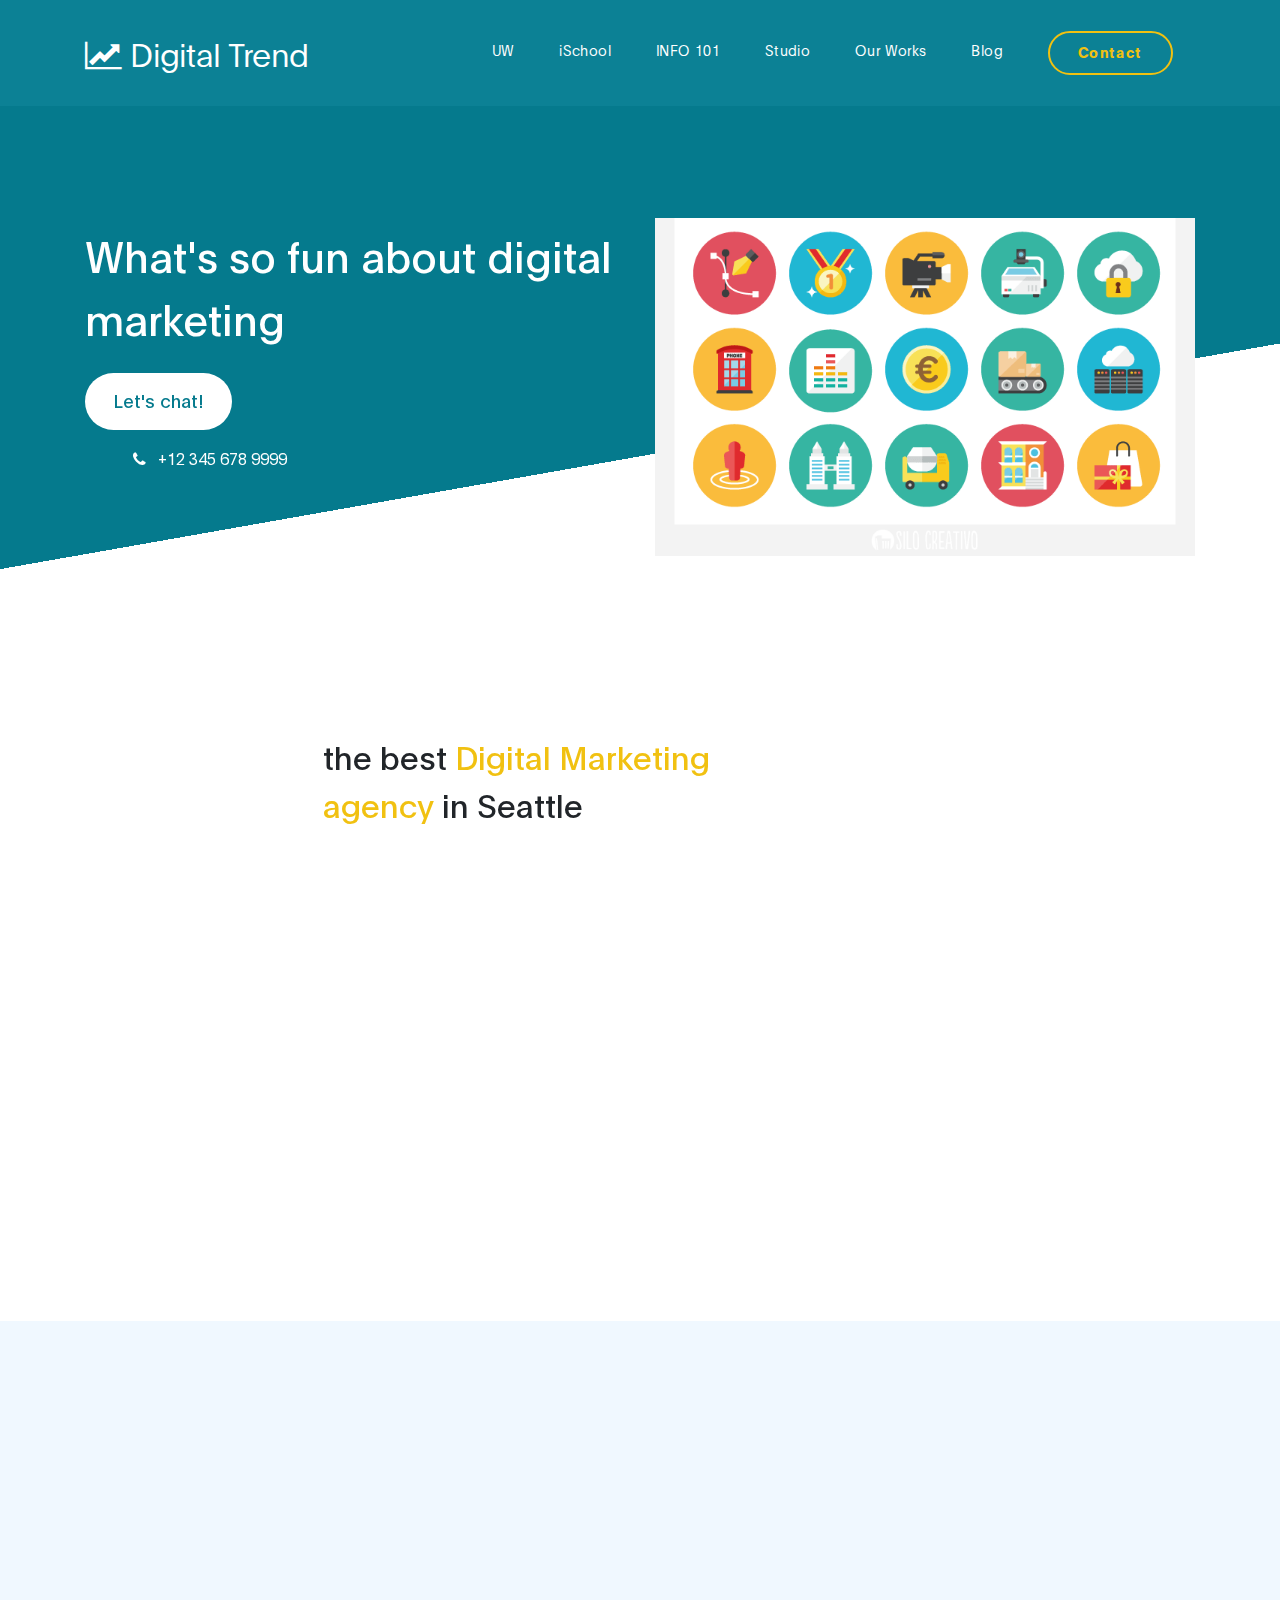
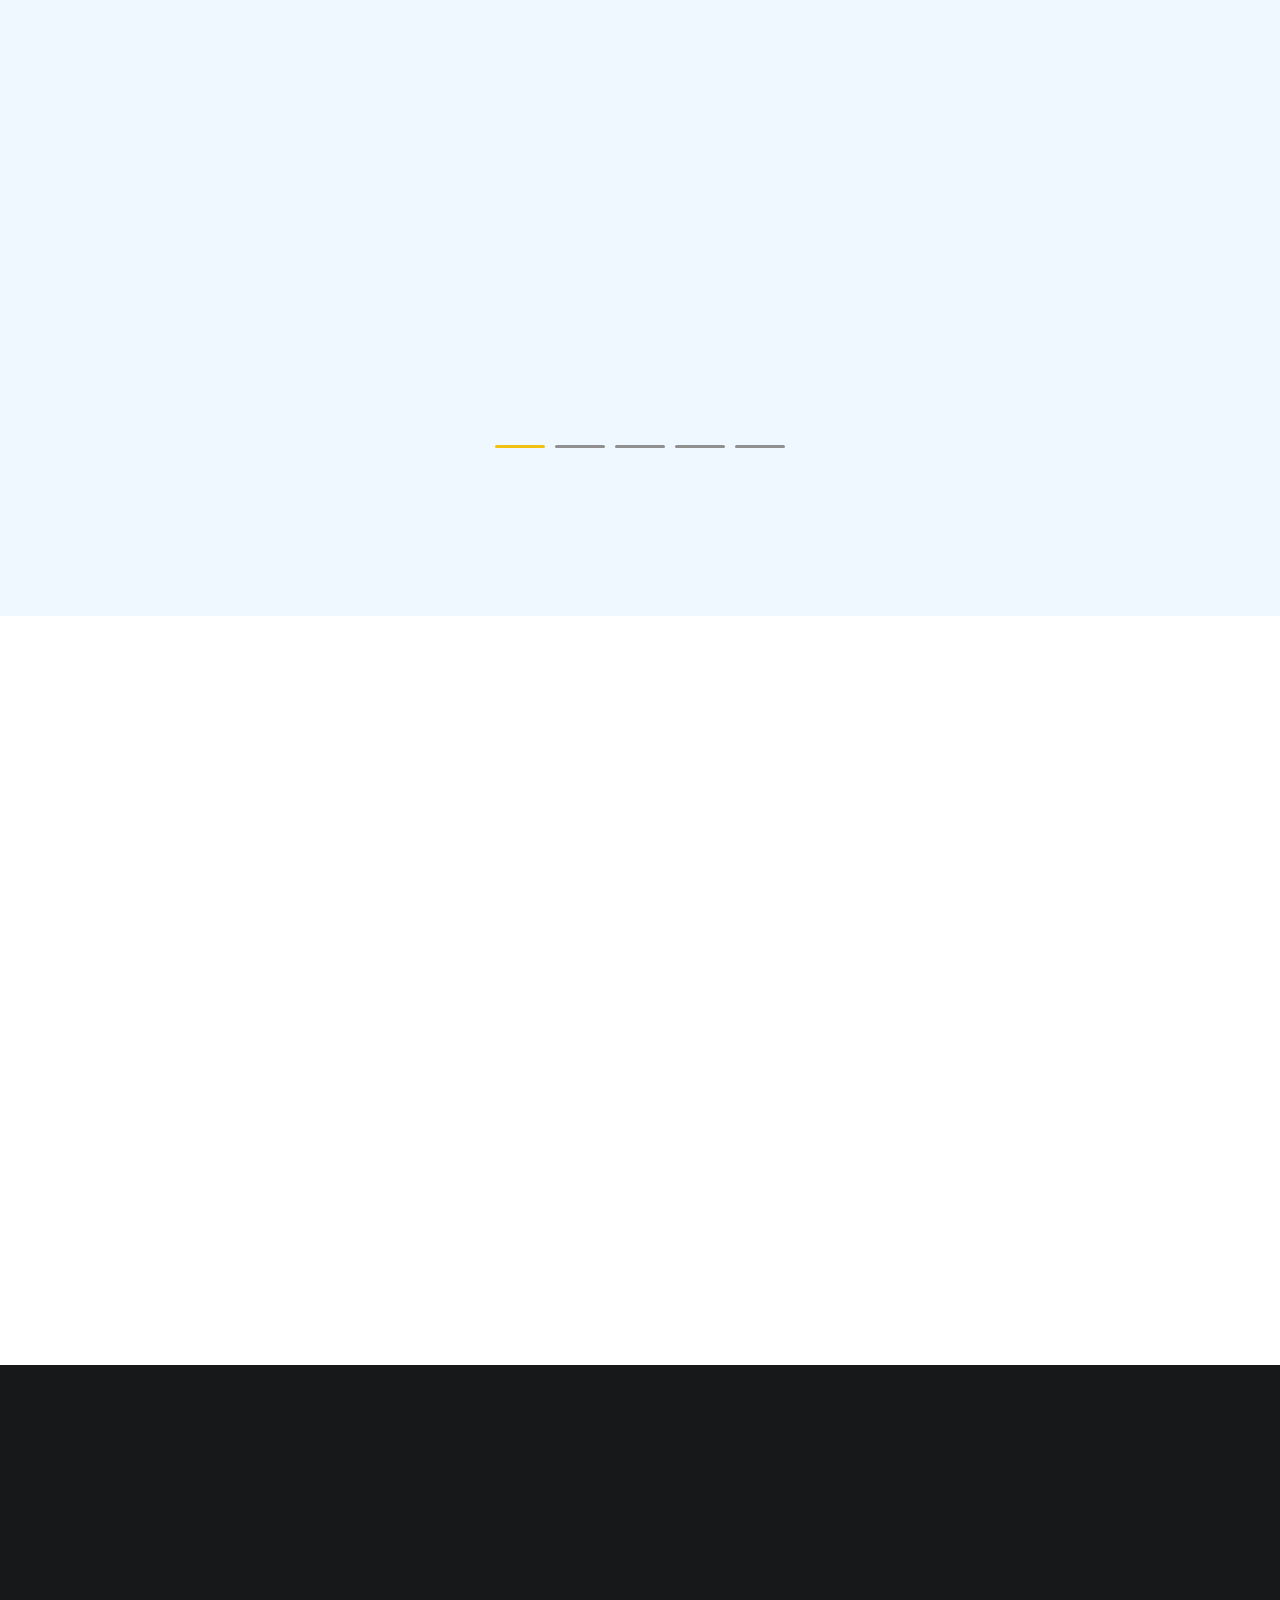
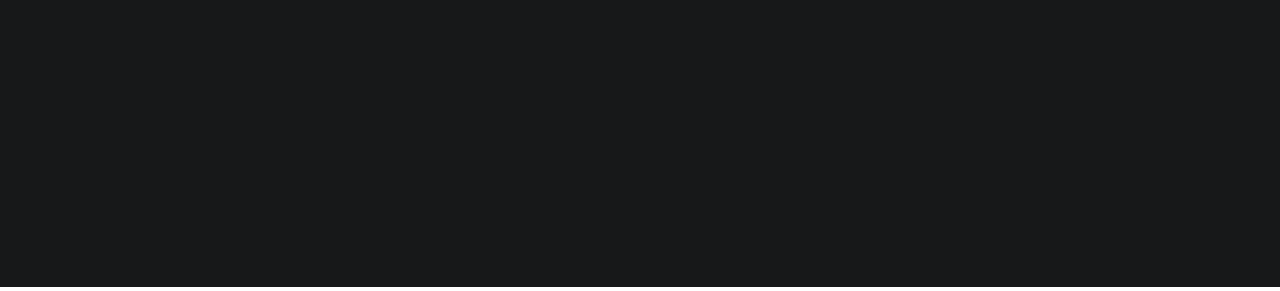
<file: Info101 Activities/Stealing CSS/myFunSite.html>
<!DOCTYPE html>
<html lang="en">
<head>

     <title>Digital Trend HTML Template</title>
<!--

DIGITAL TREND

https://templatemo.com/tm-538-digital-trend

-->
     <meta charset="UTF-8">
     <meta http-equiv="X-UA-Compatible" content="IE=Edge">
     <meta name="description" content="">
     <meta name="keywords" content="">
     <meta name="author" content="">
     <meta name="viewport" content="width=device-width, initial-scale=1, maximum-scale=1">

     <link rel="stylesheet" href="css/bootstrap.min.css">
     <link rel="stylesheet" href="css/font-awesome.min.css">
     <link rel="stylesheet" href="css/aos.css">
     <link rel="stylesheet" href="css/owl.carousel.min.css">
     <link rel="stylesheet" href="css/owl.theme.default.min.css">

     <!-- MAIN CSS -->
     <link rel="stylesheet" href="css/templatemo-digital-trend.css">

</head>
<body>

     <!-- MENU BAR -->
    <nav class="navbar navbar-expand-lg">
        <div class="container">
            <a class="navbar-brand" href="index.html">
              <i class="fa fa-line-chart"></i>
              Digital Trend
            </a>

            <button class="navbar-toggler" type="button" data-toggle="collapse" data-target="#navbarNav" aria-controls="navbarNav" aria-expanded="false"
                aria-label="Toggle navigation">
                <span class="navbar-toggler-icon"></span>
            </button>

            <div class="collapse navbar-collapse" id="navbarNav">
                <ul class="navbar-nav ml-auto">
                    <li class="nav-item">
                        <a href="https://www.washington.edu/" class="nav-link">UW</a>
                    </li>
                    <li class="nav-item">
                        <a href="https://ischool.uw.edu/" class="nav-link">iSchool</a>
                    </li>
                    <li class="nav-item">
                        <a href="https://www.dailyuw.com/features/article_565f52ac-97ea-11e5-a85f-835097b247d4.html" class="nav-link">INFO 101</a>
                    </li>
                    <li class="nav-item">
                        <a href="#about" class="nav-link smoothScroll">Studio</a>
                    </li>
                    <li class="nav-item">
                        <a href="#project" class="nav-link smoothScroll">Our Works</a>
                    </li>
                    <li class="nav-item">
                        <a href="blog.html" class="nav-link">Blog</a>
                    </li>
                    <li class="nav-item">
                        <a href="contact.html" class="nav-link contact">Contact</a>
                    </li>
                </ul>
            </div>
        </div>
    </nav>


     <!-- HERO -->
     <section class="hero hero-bg d-flex justify-content-center align-items-center">
               <div class="container">
                    <div class="row">

                        <div class="col-lg-6 col-md-10 col-12 d-flex flex-column justify-content-center align-items-center">
                              <div class="hero-text">

                                   <h1 class="text-white" data-aos="fade-up">What's so fun about digital marketing</h1>

                                   <a href="contact.html" class="custom-btn btn-bg btn mt-3" data-aos="fade-up" data-aos-delay="100">Let's chat!</a>

                                   <strong class="d-block py-3 pl-5 text-white" data-aos="fade-up" data-aos-delay="200"><i class="fa fa-phone mr-2"></i> +12 345 678 9999</strong>
                              </div>
                        </div>

                        <div class="col-lg-6 col-12">
                          <div class="hero-image" data-aos="fade-up" data-aos-delay="300">

                            <img src="images/trends_icons.png" class="img-fluid" alt="trends icons">
                          </div>
                        </div>

                    </div>
               </div>
     </section>


     <!-- ABOUT -->
     <section class="about section-padding pb-0" id="about">
          <div class="container">
               <div class="row">

                    <div class="col-lg-7 mx-auto col-md-10 col-12">
                         <div class="about-info">

                              <h2 class="mb-4" data-aos="fade-up">the best <strong>Digital Marketing agency</strong> in Seattle</h2>

                              <p class="mb-0" data-aos="fade-up">We are based at the <a href="https://www.washington.edu/"><strong>University of Washington</strong></a>. Please check our <a href="blog.html">blog</a> pages, <a href="project-detail.html">project</a> page, and <a href="contact.html">contact</a> page. 
                              <br><br>This is a make up company website for <strong>INFO 101</strong>, a course offered by the <a href="https://ischool.uw.edu/"><strong>UW iSchool</strong></a>.</p>
                         </div>

                         <div class="about-image" data-aos="fade-up" data-aos-delay="200">

                            <br><br><img src="images/uw_quad.jpg" class="img-fluid" alt="uw_quad">
                        </div>
                    </div>

               </div>
          </div>
     </section>


     <!-- PROJECT -->
     <section class="project section-padding" id="project">
          <div class="container-fluid">
               <div class="row">

                    <div class="col-lg-12 col-12">

                        <h2 class="mb-5 text-center" data-aos="fade-up">
                            Please take a look through our
                            <strong>Featured Areas</strong>
                        </h2>

                         <div class="owl-carousel owl-theme" id="project-slide">
                              <div class="item project-wrapper" data-aos="fade-up" data-aos-delay="100">
                                   <img src="images/project/cherries.jpg" class="img-fluid" alt="project image">

                                   <div class="project-info">
                                        <small>Broaden Your Horizons</small>

                                        <h3>
                                             <a href="https://www.washington.edu/">
                                                  <span>At University of Washington</span>
                                                  <i class="fa fa-angle-right project-icon"></i>
                                             </a>
                                        </h3>
                                   </div>
                              </div>

                              <div class="item project-wrapper" data-aos="fade-up">
                                   <img src="images/project/suzzallo.jpg" class="img-fluid" alt="project image">

                                   <div class="project-info">
                                        <small>Academics</small>

                                        <h3>
                                             <a href="https://www.lib.washington.edu/suzzallo">
                                                  <span>Suzzallo Library</span>
                                                  <i class="fa fa-angle-right project-icon"></i>
                                             </a>
                                        </h3>
                                   </div>
                              </div>

                              <div class="item project-wrapper" data-aos="fade-up">
                                   <img src="images/project/social.jpeg" class="img-fluid" alt="project image">

                                   <div class="project-info">
                                        <small>Social</small>

                                        <h3>
                                             <a href="https://www.washington.edu/trends/welcoming-new-students-to-our-international-community/">
                                                  <span>Meet New Friends At Campus...</span>
                                                  <i class="fa fa-angle-right project-icon"></i>
                                             </a>
                                        </h3>
                                   </div>
                              </div>

                              <div class="item project-wrapper" data-aos="fade-up">
                                   <img src="images/project/app_img.jpeg" class="img-fluid" alt="project image">

                                   <div class="project-info">
                                        <small>Social Media</small>

                                        <h3>
                                             <a href="https://badgerherald.com/news/2020/09/24/uw-students-create-app-for-college-students-to-make-friends-virtually/">
                                                  <span>...Or Virtually!</span>
                                                  <i class="fa fa-angle-right project-icon"></i>
                                             </a>
                                        </h3>
                                   </div>
                              </div>

                              <div class="item project-wrapper" data-aos="fade-up">
                                   <img src="images/project/xoom_cherry-blossoms.jpg" class="img-fluid" alt="project image">

                                   <div class="project-info">
                                        <small>Video</small>

                                        <h3>
                                             <a href="https://itconnect.uw.edu/connect/phones/conferencing/zoom-video-conferencing/user-training-webinar/">
                                                  <span>Zoom Meetings Available Too</span>
                                                  <i class="fa fa-angle-right project-icon"></i>
                                             </a>
                                        </h3>
                                   </div>
                              </div>
                         </div>
                    </div>

               </div>
          </div>
     </section>


     <!-- TESTIMONIAL -->
     <section class="testimonial section-padding">
          <div class="container">
               <div class="row">

                    <div class="col-lg-6 col-md-5 col-12">
                        <div class="contact-image" data-aos="fade-up">

                          <img src="images/female-avatar.png" class="img-fluid" alt="website">
                        </div>
                    </div>

                    <div class="col-lg-6 col-md-7 col-12">
                      <h4 class="my-5 pt-3" data-aos="fade-up" data-aos-delay="100">Client Testimonials</h4>

                      <div class="quote" data-aos="fade-up" data-aos-delay="200"></div>

                      <h2 class="mb-4" data-aos="fade-up" data-aos-delay="300">Hello there! This is our <strong>super</strong> awesome site :)</h2>

                      <p data-aos="fade-up" data-aos-delay="400">
                        <strong>Sandy Chien</strong>

                        <span class="mx-1">/</span>

                        <small>Digital Agency (CEO)</small>
                      </p>
                    </div>

               </div>
          </div>
     </section>


    <footer class="site-footer">
      <div class="container">
        <div class="row">

          <div class="col-lg-5 mx-lg-auto col-md-8 col-10">
            <h1 class="text-white" data-aos="fade-up" data-aos-delay="100">We make creative <strong>brands</strong> only.</h1>
          </div>

          <div class="col-lg-3 col-md-6 col-12" data-aos="fade-up" data-aos-delay="200">
            <h4 class="my-4">Contact Info</h4>

            <p class="mb-1">
              <i class="fa fa-phone mr-2 footer-icon"></i> 
              +12 345 678 9999
            </p>

            <p>
              <a href="#">
                <i class="fa fa-envelope mr-2 footer-icon"></i>
                hello@digitaltrend.com
              </a>
            </p>
          </div>

          <div class="col-lg-3 col-md-6 col-12" data-aos="fade-up" data-aos-delay="300">
            <h4 class="my-4">Our Studio</h4>

            <p class="mb-1">
              <i class="fa fa-home mr-2 footer-icon"></i> 
              University of Washington | Seattle, WA 98195
            </p>
          </div>

          <div class="col-lg-4 mx-lg-auto text-center col-md-8 col-12" data-aos="fade-up" data-aos-delay="400">
            <p class="copyright-text">Copyright &copy; 2021 Digital Trend
            <br>
            <a rel="nofollow noopener" href="https://templatemo.com">Design: TemplateMo</a></p>
          </div>

          <div class="col-lg-4 mx-lg-auto col-md-6 col-12" data-aos="fade-up" data-aos-delay="500">
            
            <ul class="footer-link">
              <li><a href="#">Stories</a></li>
              <li><a href="#">Work with us</a></li>
              <li><a href="#">Privacy</a></li>
            </ul>
          </div>

          <div class="col-lg-3 mx-lg-auto col-md-6 col-12" data-aos="fade-up" data-aos-delay="600">
            <ul class="social-icon">
              <li><a href="#" class="fa fa-instagram"></a></li>
              <li><a href="#" class="fa fa-twitter"></a></li>
              <li><a href="#" class="fa fa-dribbble"></a></li>
              <li><a href="#" class="fa fa-behance"></a></li>
            </ul>
          </div>

        </div>
      </div>
    </footer>


     <!-- SCRIPTS -->
     <script src="js/jquery.min.js"></script>
     <script src="js/bootstrap.min.js"></script>
     <script src="js/aos.js"></script>
     <script src="js/owl.carousel.min.js"></script>
     <script src="js/smoothscroll.js"></script>
     <script src="js/custom.js"></script>

</body>
</html>
</file>
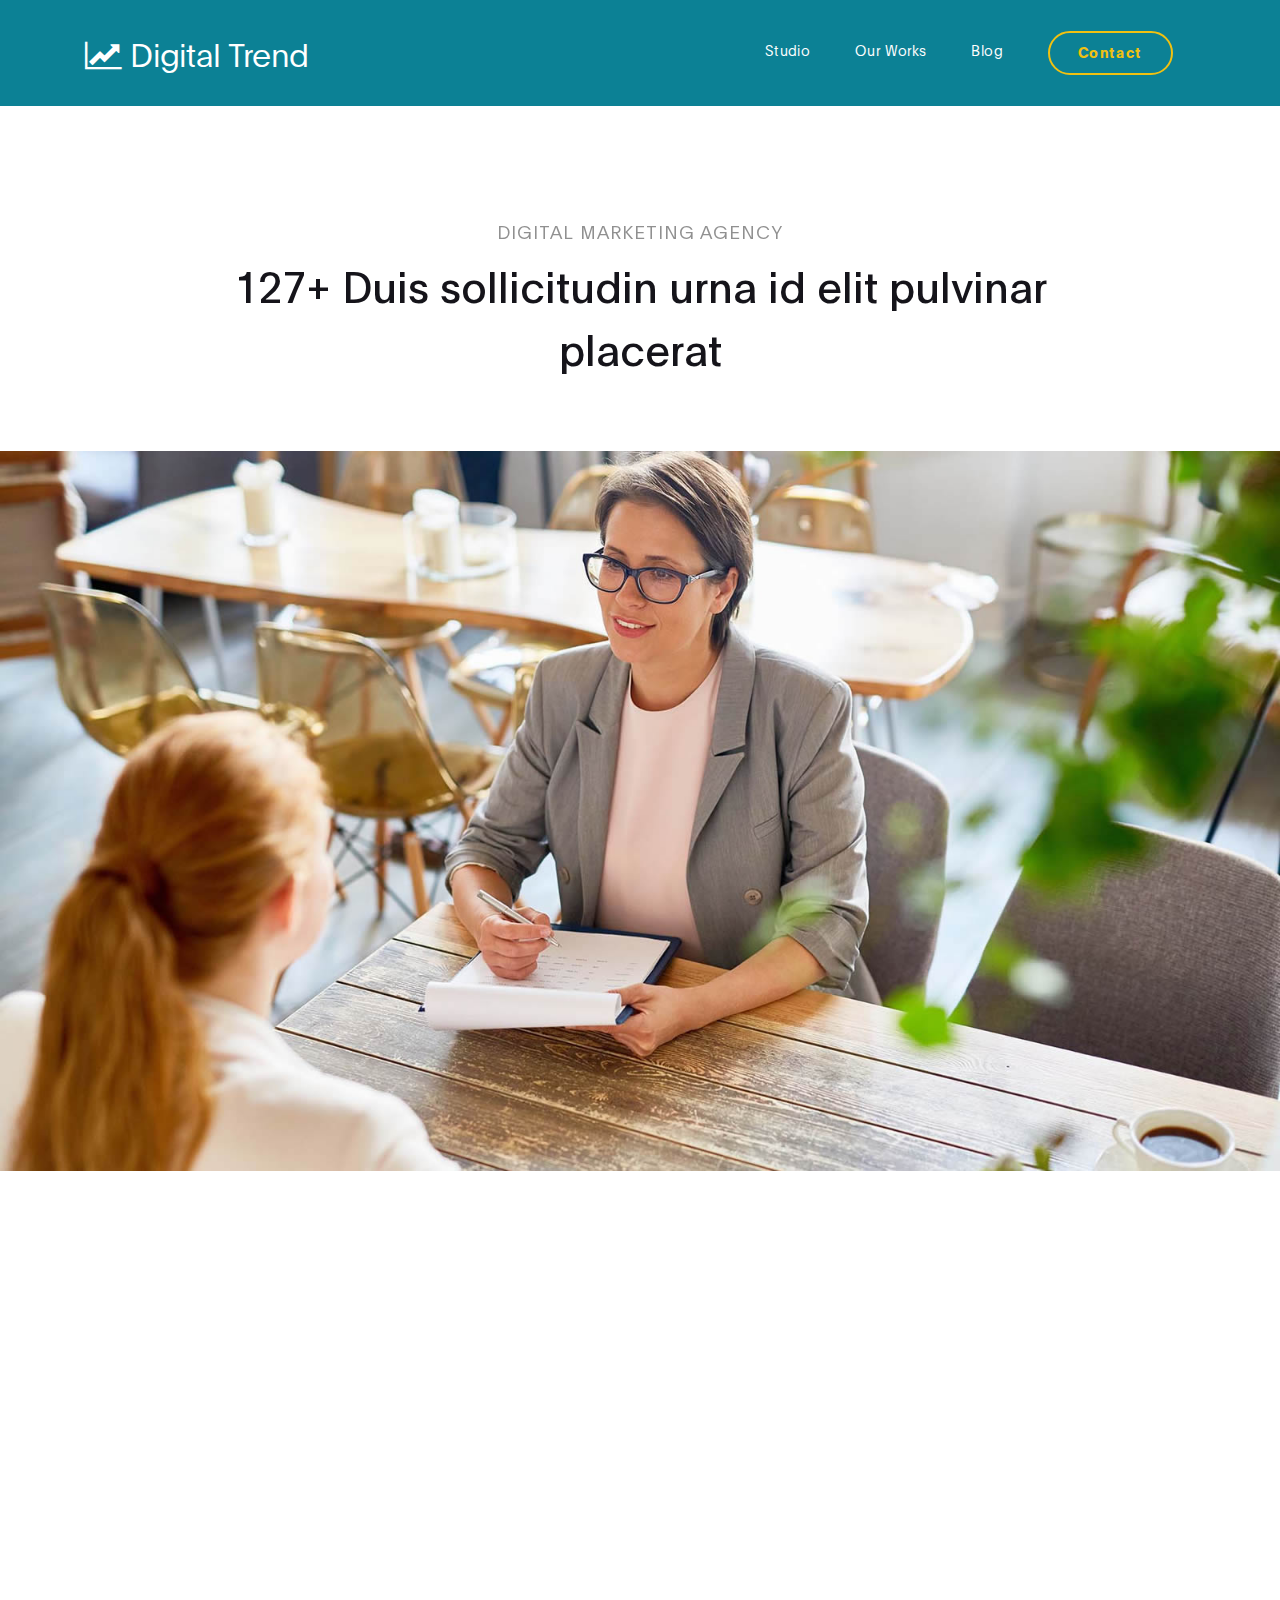
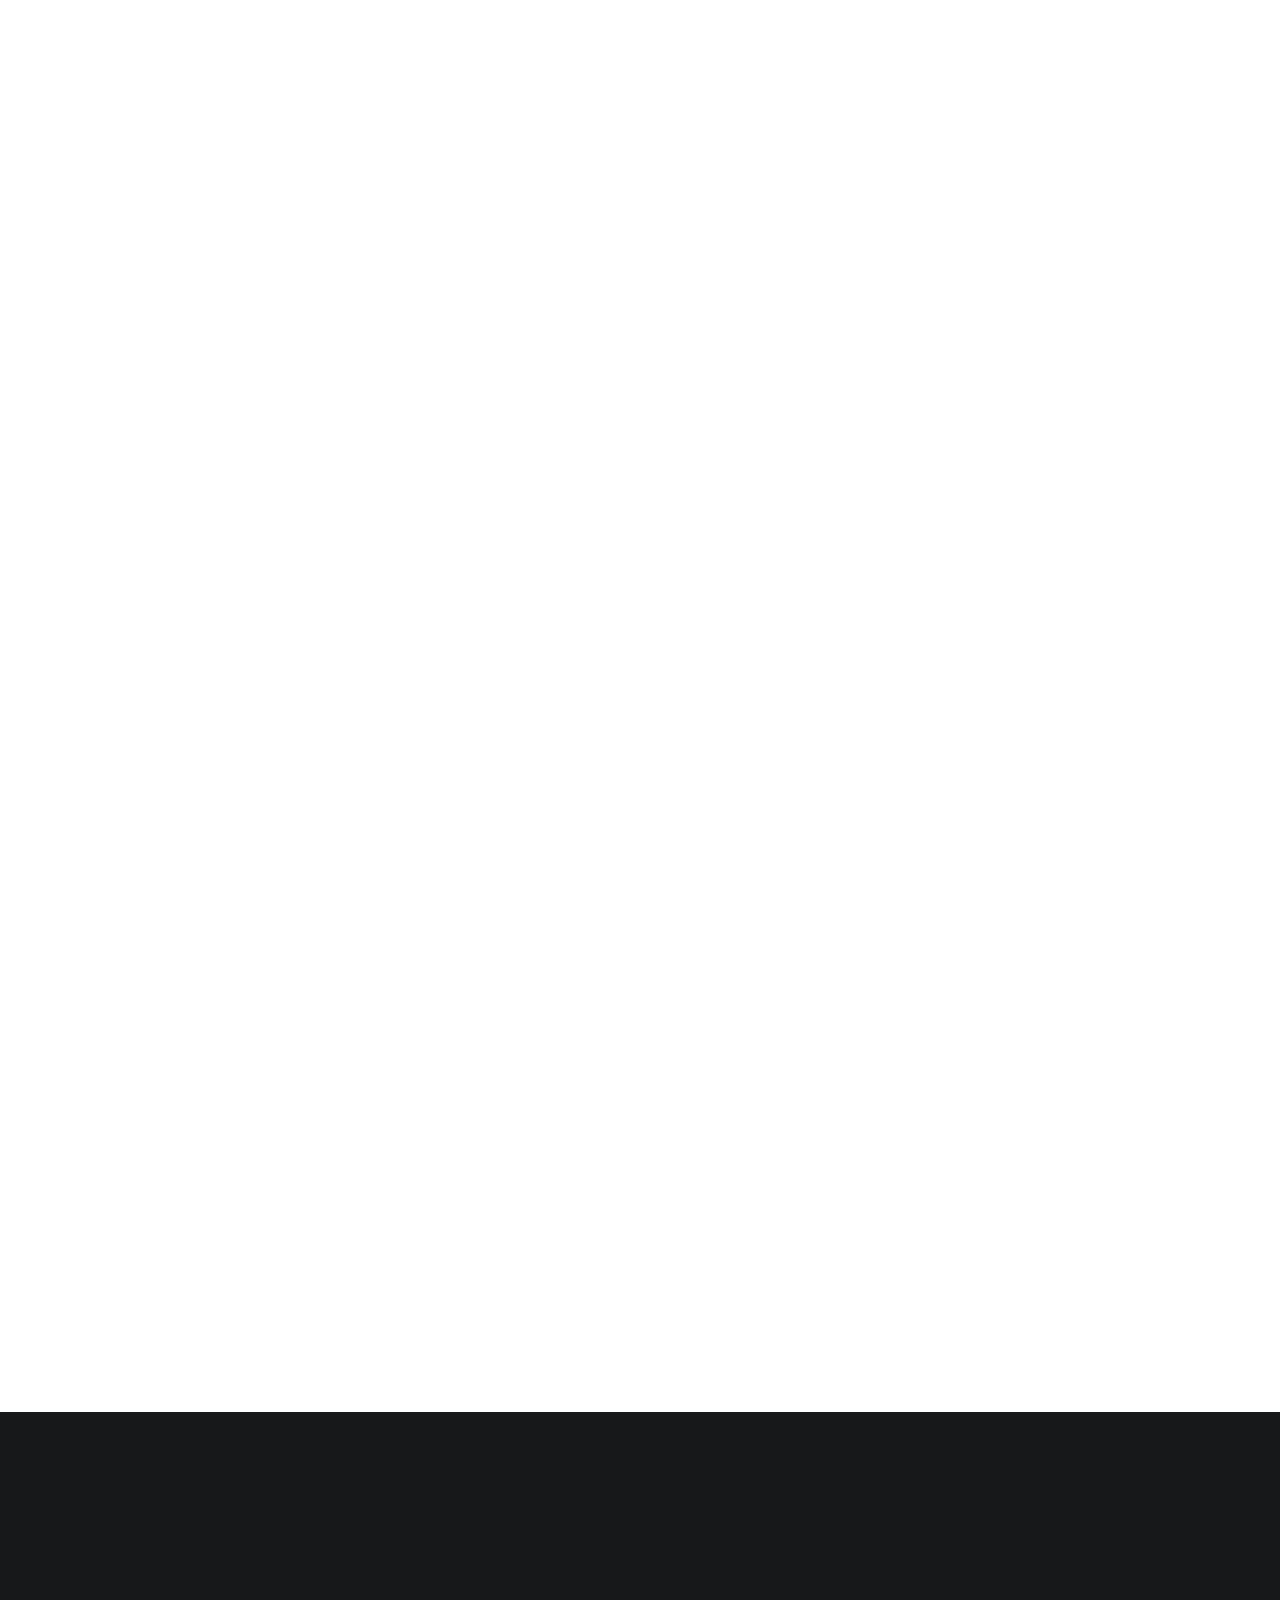
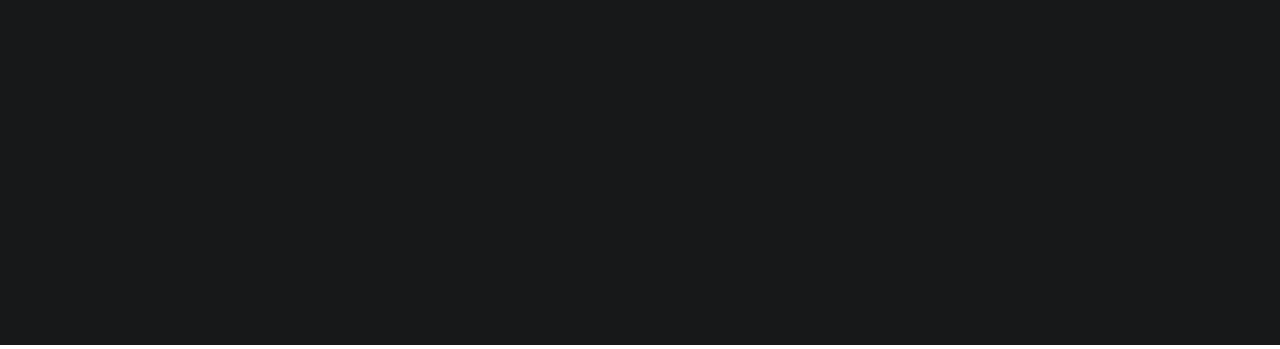
<file: Info101 Activities/Stealing CSS/project-detail.html>
<!DOCTYPE html>
<html lang="en">
<head>

     <title>Digital Trend - Project Detail</title>
<!--

DIGITAL TREND

https://templatemo.com/tm-538-digital-trend

-->
     <meta charset="UTF-8">
     <meta http-equiv="X-UA-Compatible" content="IE=Edge">
     <meta name="description" content="">
     <meta name="keywords" content="">
     <meta name="author" content="">
     <meta name="viewport" content="width=device-width, initial-scale=1, maximum-scale=1">

     <link rel="stylesheet" href="css/bootstrap.min.css">
     <link rel="stylesheet" href="css/font-awesome.min.css">
     <link rel="stylesheet" href="css/aos.css">
     <link rel="stylesheet" href="css/owl.carousel.min.css">
     <link rel="stylesheet" href="css/owl.theme.default.min.css">

     <!-- MAIN CSS -->
     <link rel="stylesheet" href="css/templatemo-digital-trend.css">

</head>
<body>

     <!-- MENU BAR -->
    <nav class="navbar navbar-expand-lg position-relative">
        <div class="container">
            <a class="navbar-brand" href="index.html">
              <i class="fa fa-line-chart"></i>
              Digital Trend
            </a>

            <button class="navbar-toggler" type="button" data-toggle="collapse" data-target="#navbarNav" aria-controls="navbarNav" aria-expanded="false"
                aria-label="Toggle navigation">
                <span class="navbar-toggler-icon"></span>
            </button>

            <div class="collapse navbar-collapse" id="navbarNav">
                <ul class="navbar-nav ml-auto">
                    <li class="nav-item">
                        <a href="index.html#about" class="nav-link">Studio</a>
                    </li>
                    <li class="nav-item">
                        <a href="index.html#project" class="nav-link">Our Works</a>
                    </li>
                    <li class="nav-item">
                        <a href="blog.html" class="nav-link">Blog</a>
                    </li>
                    <li class="nav-item">
                        <a href="contact.html" class="nav-link contact">Contact</a>
                    </li>
                </ul>
            </div>
        </div>
    </nav>


     <!-- PROJECT DETAIL -->
     <section class="project-detail section-padding-half">
          <div class="container">
               <div class="row">

                    <div class="col-lg-9 mx-auto col-md-10 col-12 mt-lg-5 text-center" data-aos="fade-up">

                      <h4>Digital Marketing Agency</h4>

                      <h1>127+ Duis sollicitudin urna id elit pulvinar placerat</h1>
                    </div>

               </div>
          </div>
     </section>

     <div class="full-image text-center" data-aos="zoom-in">
       <img src="images/project/project-detail/interview-process.jpg" class="img-fluid" alt="interview process">
     </div>

     <!-- PROJECT DETAIL -->
     <section class="project-detail section-padding">
          <div class="container">
               <div class="row">

                  <div class="col-lg-6 col-md-6 col-12 mb-5">

                      <img src="images/project/project-detail/personal-website.png" class="img-fluid" alt="personal website" data-aos="fade-up">
                    </div>

                    <div class="col-lg-5 col-md-6 mr-lg-auto mt-lg-5 col-12" data-aos="fade-up" data-aos-delay="200">

                      <h2>Pellentesque pretium interdum</h2>

                      <p class="mt-3 mb-4">Nunc sapien nulla, interdum at diam non, aliquam vestibulum leo. Fusce laoreet malesuada ante, consectetur consequat.</p>

                      <ul class="list-detail">
                        <li><span>Curabitur commodo a sapien non</span></li>
                        <li><span>Sed facilisis convallis turpis</span></li>
                        <li><span>Quisque placerat augue neque</span></li>
                        <li><span>Nullam fringilla arcu a tortor</span></li>
                      </ul>
                    </div>
               </div>

              <div class="col-lg-12 col-12">
                <div class="embed-responsive embed-responsive-16by9 my-5 py-5" data-aos="fade-up">
                    <iframe class="embed-responsive-item" width="800" height="450" src="https://www.youtube.com/embed/myVN26Vx4MU?controls=0" frameborder="0" allow="accelerometer; autoplay; encrypted-media; gyroscope; picture-in-picture" allowfullscreen></iframe>
                </div>
              </div>

              <div class="col-lg-9 mx-auto col-12" data-aos="fade-up">
                <div class="client-info mt-lg-5 py-lg-5">
                    <h3>Curabitur egestas mollis tellus sit amet porttitor. Sed leo nisl, posuere at molestie ac, suscipit auctor mauris. Etiam quis metus elementum, tempor risus vel.</h3>

                    <div class="d-flex align-items-center mt-3">
                      <img src="images/project/project-detail/male-avatar.png" class="img-fluid" alt="male avatar">

                      <p>Angelo Sharp, Creative Director</p>
                    </div>
                </div>
              </div>
          </div>
     </section>


    <footer class="site-footer">
      <div class="container">
        <div class="row">

          <div class="col-lg-5 mx-lg-auto col-md-8 col-10">
            <h1 class="text-white" data-aos="fade-up" data-aos-delay="100">We make creative <strong>brands</strong> only.</h1>
          </div>

          <div class="col-lg-3 col-md-6 col-12" data-aos="fade-up" data-aos-delay="200">
            <h4 class="my-4">Contact Info</h4>

            <p class="mb-1">
              <i class="fa fa-phone mr-2 footer-icon"></i> 
              +99 080 070 4224
            </p>

            <p>
              <a href="#">
                <i class="fa fa-envelope mr-2 footer-icon"></i>
                hello@company.com
              </a>
            </p>
          </div>

          <div class="col-lg-3 col-md-6 col-12" data-aos="fade-up" data-aos-delay="300">
            <h4 class="my-4">Our Studio</h4>

            <p class="mb-1">
              <i class="fa fa-home mr-2 footer-icon"></i> 
              Av. Lúcio Costa - Barra da Tijuca, Rio de Janeiro - RJ, Brazil
            </p>
          </div>

          <div class="col-lg-4 mx-lg-auto text-center col-md-8 col-12" data-aos="fade-up" data-aos-delay="400">
            <p class="copyright-text">Copyright &copy; 2020 Your Company
            <br>
            <a rel="nofollow noopener" href="https://templatemo.com">Design: TemplateMo</a></p>
          </div>

          <div class="col-lg-4 mx-lg-auto col-md-6 col-12" data-aos="fade-up" data-aos-delay="500">
            
            <ul class="footer-link">
              <li><a href="#">Stories</a></li>
              <li><a href="#">Work with us</a></li>
              <li><a href="#">Privacy</a></li>
            </ul>
          </div>

          <div class="col-lg-3 mx-lg-auto col-md-6 col-12" data-aos="fade-up" data-aos-delay="600">
            <ul class="social-icon">
              <li><a href="#" class="fa fa-instagram"></a></li>
              <li><a href="#" class="fa fa-twitter"></a></li>
              <li><a href="#" class="fa fa-dribbble"></a></li>
              <li><a href="#" class="fa fa-behance"></a></li>
            </ul>
          </div>

        </div>
      </div>
    </footer>


     <!-- SCRIPTS -->
     <script src="js/jquery.min.js"></script>
     <script src="js/bootstrap.min.js"></script>
     <script src="js/aos.js"></script>
     <script src="js/owl.carousel.min.js"></script>
     <script src="js/custom.js"></script>

</body>
</html>
</file>
<file: Info101 Activities/Stealing CSS/css/templatemo-digital-trend.css>
/*

DIGITAL TREND

https://templatemo.com/tm-538-digital-trend

*/
  
  @font-face {
      font-family: 'Plain-Regular';
      src: url('../fonts/Plain-Regular.woff2') format('woff2'),
          url('../fonts/Plain-Regular.woff') format('woff');
      font-weight: normal;
      font-style: normal;
  }

  @font-face {
      font-family: 'Plain-Light';
      src: url('../fonts/Plain-Light.woff2') format('woff2'),
          url('../fonts/Plain-Light.woff') format('woff');
      font-weight: bold;
      font-style: normal;
  }

  @font-face {
      font-family: 'Plain-Bold';
      src: url('../fonts/Plain-Bold.woff2') format('woff2'),
          url('../fonts/Plain-Bold.woff') format('woff');
      font-weight: bold;
      font-style: normal;
  }

  :root {
    --primary-color:        #057a8d;
    --secondary-color:      #f1c111;
    --white-color:          #ffffff;
    --dark-color:           #171819;
    --project-bg:           #f0f8ff;
    --menu-bg:              #0c8195;

    --title-color:          #15141a;
    --gray-color:           #909090;
    --link-color:           #404040;
    --p-color:              #666262;

    --base-font-family:     'Plain-Light', sans-serif;
    --title-font-family:    'Plain-Regular', sans-serif;
    --font-bold-family:     'Plain-Bold', sans-serif;
    --font-weight-bold:     bold;

    --h1-font-size:         42px;
    --h2-font-size:         32px;
    --h3-font-size:         24px;
    --p-font-size:          18px;
    --base-font-size:       16px;
    --menu-font-size:       14px;

    --border-radius-large:  100px;
    --border-radius-small:  5px;
  }

  body {
    background: var(--white-color);
    font-family: var(--base-font-family);
  }


  /*---------------------------------------
     TYPOGRAPHY              
  -----------------------------------------*/

  h1,h2,h3,h4,h5,h6 {
    font-family: var(--title-font-family);
    line-height: inherit;
  }

  h1 {
    color: var(--title-color);
    font-size: var(--h1-font-size);
  }

  h2 {
    font-size: var(--h2-font-size);
    font-weight: 100;
  }

  h3 {
    font-size: var(--h3-font-size);
    font-weight: 100;
    margin-bottom: 0;
  }

  h4 {
    color: var(--gray-color);
    font-family: var(--base-font-family);
    font-size: var(--p-font-size);
    letter-spacing: 1px;
    text-transform: uppercase;
  }

  p {
    color: var(--p-color);
    font-size: var(--p-font-size);
    line-height: 1.5em;
  }

  b, 
  strong {
    letter-spacing: 0;
    color: var(--secondary-color);
  }


  /*  BLOCKQUOTES */
  .quote {
    position: relative;
    margin: 0;
  }

  .quote::after {
    content: "“";
    position: absolute;
    bottom: -80px;
    left: 20px;
    font-family: times;
    color: var(--gray-color);
    font-weight: var(--font-weight-bold);
    font-size: 14em;
    line-height: 0;
    opacity: 0.10;
  }

  blockquote {
    border-left: 5px solid rgba(0,0,0,0.05);
    display: block;
    margin: 42px 0;
    padding: 14px 22px;
    color: rgba(0,0,0,0.5);
  }


  /* BUTTON */
  .custom-btn {
    background: transparent;
    border: 2px solid var(--dark-color);
    border-radius: var(--border-radius-large);
    padding: 12px 26px 14px 26px;
    color: var(--dark-color);
    font-family: var(--title-font-family);
    font-size: var(--p-font-size);
    white-space: nowrap;
  }

  .custom-btn.btn-bg {
    background: var(--white-color);
    color: var(--primary-color);
    border-color: transparent;
	transition: all .3s ease;
  }
  
  .custom-btn:hover,
  .custom-btn:focus {
    background: var(--dark-color);
    color: var(--white-color);
    border-color: transparent;
  }


  /*---------------------------------------
     GENERAL               
  -----------------------------------------*/

  * {
    -webkit-box-sizing: border-box;
    -moz-box-sizing: border-box;
    box-sizing: border-box;
  }

  *::before,
  *::after {
    -webkit-box-sizing: border-box;
    -moz-box-sizing: border-box;
    box-sizing: border-box;
  }

  a {
    color: var(--link-color);
    font-weight: normal;
    text-decoration: none;
  }

  a:hover, 
  a:active, 
  a:focus {
    color: var(--secondary-color);
    outline: none;
    text-decoration: none;
  }

  ::selection {
    background: var(--secondary-color);
    color: var(--white-color);
  }

  .section-padding {
    padding: 8em 0;
  }
  .section-padding-half {
    padding: 4em 0;
  }

  .google-map iframe {
    display: block;
    width: 100%;
  }



  /*---------------------------------------
    MENU             
  -----------------------------------------*/

  .navbar {
    background: var(--menu-bg);
    z-index: 2;
    top: 0;
    right: 0;
    left: 0;
    padding: 1.5em;
  }

  .navbar-brand {
    color: var(--white-color);
    font-size: var(--h2-font-size);
  }

  .nav-link {
    color: var(--white-color);
    font-size: var(--menu-font-size);
    letter-spacing: 0.4px;
    margin: 0 1.6em;
    padding: 0.6em;
  }

  .nav-link.active,
  .nav-link:hover {
    color: var(--secondary-color);
  }

  .navbar-expand-lg .navbar-nav .nav-link {
    padding-right: 0;
    padding-left: 0;
  }

  .navbar-expand-lg .navbar-nav .nav-link.contact {
    border: 2px solid var(--secondary-color);
    border-radius: var(--border-radius-large);
    color: var(--secondary-color);
    font-family: var(--font-bold-family);
    padding: 0.6em 2em 0.8em 2em;
  }

  .navbar-expand-lg .navbar-nav .nav-link.contact:hover,
  .navbar-expand-lg .navbar-nav .nav-link.contact.active {
    background: var(--secondary-color);
    color: var(--white-color);
  }

  .navbar-nav .navbar-toggler-icon {
    background: none;
  }

  .navbar-toggler {
    border: 0;
    padding: 0;
    cursor: pointer;
    margin: 0 10px 0 0;
    width: 30px;
    height: 35px;
    outline: none;
  }

  .navbar-toggler:focus {
    outline: none;
  }

  .navbar-toggler[aria-expanded="true"] .navbar-toggler-icon {
    background: transparent;
  }

  .navbar-toggler[aria-expanded="true"] .navbar-toggler-icon::before,
  .navbar-toggler[aria-expanded="true"] .navbar-toggler-icon::after {
    transition: top 300ms 50ms ease, -webkit-transform 300ms 350ms ease;
    transition: top 300ms 50ms ease, transform 300ms 350ms ease;
    transition: top 300ms 50ms ease, transform 300ms 350ms ease, -webkit-transform 300ms 350ms ease;
    top: 0;
  }

  .navbar-toggler[aria-expanded="true"] .navbar-toggler-icon::before {
    transform: rotate(45deg);
  }

  .navbar-toggler[aria-expanded="true"] .navbar-toggler-icon::after {
    transform: rotate(-45deg);
  }

  .navbar-toggler .navbar-toggler-icon {
    background: var(--white-color);
    transition: background 10ms 300ms ease;
    display: block;
    width: 30px;
    height: 2px;
    position: relative;
  }

  .navbar-toggler .navbar-toggler-icon::before,
  .navbar-toggler .navbar-toggler-icon::after {
    transition: top 300ms 350ms ease, -webkit-transform 300ms 50ms ease;
    transition: top 300ms 350ms ease, transform 300ms 50ms ease;
    transition: top 300ms 350ms ease, transform 300ms 50ms ease, -webkit-transform 300ms 50ms ease;
    position: absolute;
    right: 0;
    left: 0;
    background: var(--white-color);
    width: 30px;
    height: 2px;
    content: '';
  }

  .navbar-toggler .navbar-toggler-icon::before {
    top: -8px;
  }

  .navbar-toggler .navbar-toggler-icon::after {
    top: 8px;
  }



  /*---------------------------------------
     HERO              
  -----------------------------------------*/

  .hero {
    position: relative;
    padding: 5em 0;
    overflow: hidden;
  }

  .hero-bg {
    background: linear-gradient(170deg, var(--primary-color) 64%, var(--white-color) 30%);
  }

  .hero-image {
    position: relative;
    top: 2em;
  }



  /*---------------------------------------
     PROJECT              
  -----------------------------------------*/

  .project {
    background: var(--project-bg);
  }

  .project-wrapper {
    position: relative;
  }

  .project-wrapper img {
    border-radius: var(--border-radius-small);
  }

  .project-info {
    background: var(--white-color);
    border-radius: var(--border-radius-small);
    position: absolute;
    bottom: 32px;
    right: 32px;
    left: 32px;
    width: 90%;
    padding: 32px;
  }

  .project-info small {
    font-family: Plain-Bold;
    color: var(--gray-color);
    position: relative;
    top: 2px;
  }

  .project-info a {
    color: var(--primary-color);
  }

  .project-info .project-icon {
    background: var(--primary-color);
  }

  .project-icon {
    position: absolute;
    right: 30px;
    top: 40px;
    background: var(--dark-color);
    border-radius: var(--border-radius-large);
    color: var(--white-color);
    font-size: var(--h2-font-size);
    width: 40px;
    height: 40px;
    line-height: 40px;
    text-align: center;
    padding-left: 5px;
  }

  .owl-theme .owl-dots .owl-dot {
    outline: none;
  }

  .owl-theme .owl-dots .owl-dot span {
    background: var(--gray-color);
    width: 50px;
    height: 3px;
    margin:  35px 5px;
  }

  .owl-theme .owl-dots .owl-dot.active span, 
  .owl-theme .owl-dots .owl-dot:hover span {
    background: var(--secondary-color);
  }

  .list-detail {
    margin-left: 1em;
    padding-left: 1em;
    position: relative;
  }

  .list-detail li {
    display: block;
    list-style: none;
    margin: 0.6em 0 0 0.8em;
  }

  .list-detail li::before {
    content: "";
    width: 0;
    height: 0;
    border-width: 0 16px 16px 0;
    border-color: transparent var(--secondary-color) transparent transparent;
    border-style: solid;
    position: absolute;
    left: 0;
  }

  .list-detail span {
    position: relative;
    bottom: 5px;
  }

  .client-info img {
    width: 100px;
    margin-right: 1em;
  }



  /*---------------------------------------
      ABOUT            
  -----------------------------------------*/

  .about {
    position: relative;
    overflow: hidden;
  }

  .about-image img {
    display: block;
    margin: 0 auto;
  }



  /*---------------------------------------
      BLOG            
  -----------------------------------------*/

  .blog-header {
    border-radius: var(--border-radius-small);
    position: relative;
    overflow: hidden;
  }

  .blog-header img {
    border-radius: var(--border-radius-small);
    display: block;
  }

  .blog-header-info {
    background: linear-gradient(transparent,rgba(0,0,0,0.95));
    position: absolute;
    right: 0;
    left: 0;
    bottom: 0;
    padding: 2em;
  }

  .blog-header-info h3 {
    max-width: 80%;
  }

  .blog-header-info a {
    color: var(--white-color);
  }

  .blog-header-info a:hover {
    color: var(--secondary-color);
  }

  .blog-sidebar img {
    border-radius: var(--border-radius-small);
    width: 159px;
    margin-right: 22px;
  }

  .blog-sidebar h3 {
    font-size: 18px;
  }



  /*---------------------------------------
     CONTACT              
  -----------------------------------------*/

  .newsletter-form .form-control,
  .contact-form .form-control {
    box-shadow: none;
    background: var(--project-bg);
    border: 0;
    padding: 1.7em 1.3em;
    margin: 14px 0;
  }

  .newsletter-form button,
  .contact-form #submit-button {
    background: var(--primary-color);
    border-radius: var(--border-radius-large);
    color: var(--white-color);
    cursor: pointer;
    font-size: var(--p-font-size);
    line-height: 0px;
    padding: 1.5em 1.3em;
  }

  .newsletter-form button {
    background: var(--secondary-color);
  }



  /*---------------------------------------
     FOOTER              
  -----------------------------------------*/

  .site-footer {
    background: var(--dark-color);
    padding: 7em 0 6em 0;
  }

  .site-footer a {
    color: var(--p-color);
  }

  .site-footer a:hover,
  .footer-icon {
    color: var(--secondary-color);
  }

  .footer-link li {
    display: inline-block;
    list-style: none;
    margin: 0 10px;
  }

  .copyright-text,
  .footer-link,
  .site-footer .social-icon {
    margin-top: 6em;
  }

  .copyright-text {
    margin-top: 5.3em;
  }



  /*---------------------------------------
     SOCIAL ICON              
  -----------------------------------------*/

  .social-icon {
    position: relative;
    padding: 0;
    margin: 4em 0 0 0;
  }

  .social-icon li {
    display: inline-block;
    list-style: none;
  }

  .social-icon li a {
    text-decoration: none;
    display: inline-block;
    font-size: var(--base-font-size);
    margin: 10px;
    text-align: center;
  }



  /*---------------------------------------
     RESPONSIVE STYLES              
  -----------------------------------------*/

  @media screen and (min-width: 1200px) {

    .about-info h2 {
      max-width: 70%;
    }
  }

  @media screen and (min-width: 991px) {

    .project h2 {
      max-width: 32%;
      margin: 0 auto;
    }
  }

  @media screen and (max-width: 991px) {

    .hero {
      padding-top: 14em;
    }

    .hero-text {
      bottom: 2em;
    }

    .navbar {
      padding: 1em;
    }

    .navbar-collapse {
      text-align: center;
      padding: 2.5em 0;
    }

    .nav-link {
      display: inline-block;
    }

    .navbar-expand-lg .navbar-nav .nav-link.contact {
      margin: 1em 0;
    }

    .copyright-text, 
    .footer-link, 
    .site-footer .social-icon {
      margin-top: 3em;
      padding: 0;
      text-align: left;
    }
  }

  @media screen and (max-width: 767px) {

    h1 {
      font-size: 36px;
    }

    h2 {
      font-size: 28px;
    }

    h3 {
      font-size: 22px;
    }

    .project-info {
      right: 0;
      left: 0;
      margin: 0 auto;
    }

    .footer-link, 
    .site-footer .social-icon {
      margin-top: 1em;
    }

    .copyright-text {
      margin: 2.5em 0 1em 0;
    }

    .footer-link li {
      margin-left: 0;
    }
  }
</file>
<file: Info101 Activities/Intro to CSS/test.css>
body {
    background-image: url('dark_wood.png');
}

p {
    color: white;
    font-weight: bold;
    font-family: "Arial";
}

h3 {
    color: #FFBC00;
    font-size: 40px;
    font-family: "Passion One";
    margin-bottom: 0px;
}

li {
    list-style-type: none;
    padding-left: 0px;
}

a {
    color: white;
    font-weight: bold;
    font-size: 24px;
}

#bow {
    color: #FFBC00;
    font-size: 20px;
    margin-bottom: 0px;
}

#Header {
    width: 500px;
    margin-left: auto;
    margin-right: auto;
    margin-bottom: 10px;
    border: solid 8px black;
    text-align: center;
    background-color: #8E41D5
}

#Header h1 {
    font-size: 60px;
    font-family: "Passion One";
    color: #FFBC00;
    font-weight: bold;
}

#LeftNav {
    width: 400px;
    margin-left: auto;
    margin-right: auto;
    margin-bottom: 10px;
    border: solid 8px black;
    float: left;
    text-align: center;
    padding-bottom: 8px;
    background-color: #8E41D5
}

#LeftNav img {
}

#LeftNav ul {
    list-style-type: none;
    padding-left: 0px;
}

#LeftNav h3 {
    color: #FFBC00;
    font-size: 40px;
    font-family: "Passion One";
    margin-bottom: 0px;
}

#Content {
    width: 700px;
    margin-left: auto;
    margin-right: auto;
    margin-bottom: 10px;
    border: solid 8px black;
    text-align: center;
    padding: 15px;
    background-color: #8E41D5
}

#Footer {
    border: solid 8px black;
    text-align: center;
    background-color: #8E41D5;
}
</file>
